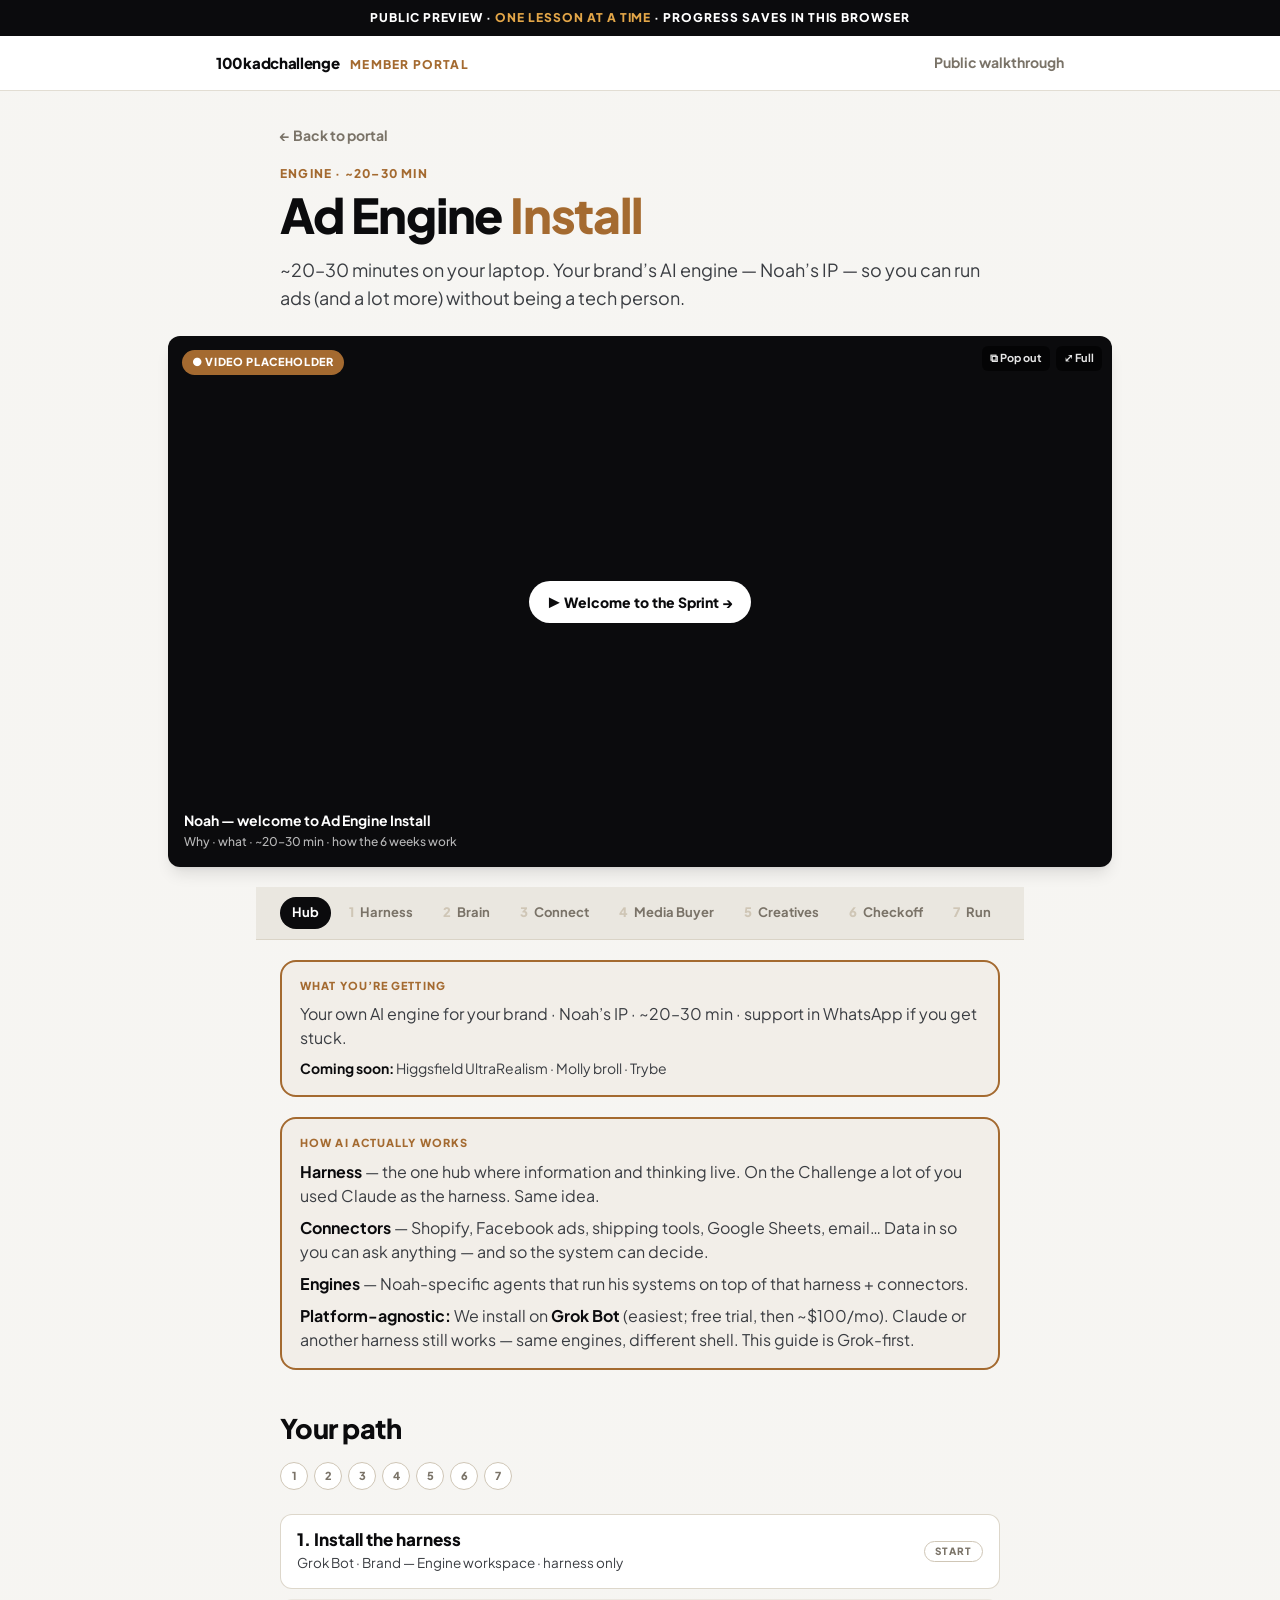
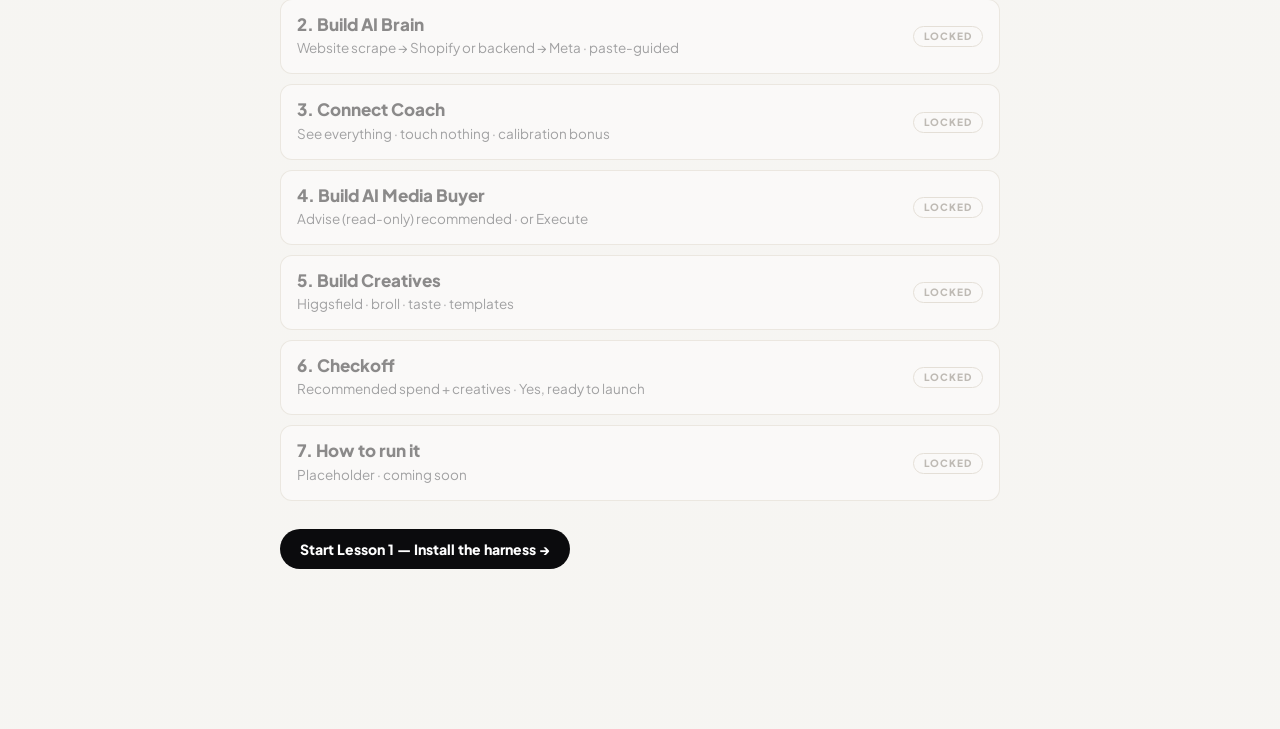
<file: index.html>
<!doctype html>
<html lang="en">
<head>
<meta charset="utf-8"/>
<meta name="viewport" content="width=device-width,initial-scale=1"/>
<title>Ad Engine Install | 100kadchallenge</title>
<link rel="stylesheet" href="portal.css"/>
</head>
<body>
<div class="banner-public">Public preview · <span>one lesson at a time</span> · progress saves in this browser</div>
<header class="site-header"><div class="site-header-inner">
  <div class="logo">100kadchallenge <span>MEMBER PORTAL</span></div>
  <span class="logout">Public walkthrough</span>
</div></header>
<main class="main">

<a class="back" href="#">← Back to portal</a>
<p class="day-label">ENGINE · ~20–30 MIN</p>
<h1>Ad Engine <span class="accent">Install</span></h1>
<p class="lead">~20–30 minutes on your laptop. Your brand’s AI engine — Noah’s IP — so you can run ads (and a lot more) without being a tech person.</p>
<div class="video-stage"><div class="player">
  <div class="player-badge">● Video placeholder</div>
  <div class="player-chrome"><span>⧉ Pop out</span><span>⤢ Full</span></div>
  <button class="player-cta" type="button">▶ Welcome to the Sprint →</button>
  <div class="player-host">Noah — welcome to Ad Engine Install<small>Why · what · ~20–30 min · how the 6 weeks work</small></div>
</div></div>
<nav class="step-nav" aria-label="Lesson navigation"><ul>
<li><a data-lesson="hub" class="active" href="index.html">Hub</a></li>
<li><a data-lesson="harness" href="01-harness.html"><span class="n">1</span>Harness</a></li>
<li><a data-lesson="brain" href="02-brain.html"><span class="n">2</span>Brain</a></li>
<li><a data-lesson="connect" href="03-connect.html"><span class="n">3</span>Connect</a></li>
<li><a data-lesson="media-buyer" href="04-media-buyer.html"><span class="n">4</span>Media Buyer</a></li>
<li><a data-lesson="creatives" href="05-creatives.html"><span class="n">5</span>Creatives</a></li>
<li><a data-lesson="checkoff" href="06-checkoff.html"><span class="n">6</span>Checkoff</a></li>
<li><a data-lesson="run" href="07-run.html"><span class="n">7</span>Run</a></li>
</ul></nav>

<div class="callout"><div class="k">What you’re getting</div>
<p>Your own AI engine for your brand · Noah’s IP · ~20–30 min · support in WhatsApp if you get stuck.</p>
<p class="coming"><strong>Coming soon:</strong> Higgsfield UltraRealism · Molly broll · Trybe</p>
</div>

<div class="callout"><div class="k">How AI actually works</div>
<p><strong>Harness</strong> — the one hub where information and thinking live. On the Challenge a lot of you used Claude as the harness. Same idea.</p>
<p><strong>Connectors</strong> — Shopify, Facebook ads, shipping tools, Google Sheets, email… Data in so you can ask anything — and so the system can decide.</p>
<p><strong>Engines</strong> — Noah-specific agents that run his systems on top of that harness + connectors.</p>
<p><strong>Platform-agnostic:</strong> We install on <strong>Grok Bot</strong> (easiest; free trial, then ~$100/mo). Claude or another harness still works — same engines, different shell. This guide is Grok-first.</p>
</div>

<h2>Your path</h2>
<div class="progress-bar" data-progress-dots data-current=""></div>
<div class="lessons">
  <a class="lesson" data-lesson="harness" href="01-harness.html"><div><strong>1. Install the harness</strong><em>Grok Bot · Brand — Engine workspace · harness only</em></div><span class="status-pill">Start</span></a>
  <a class="lesson" data-lesson="brain" href="02-brain.html"><div><strong>2. Build AI Brain</strong><em>Website scrape → Shopify or backend → Meta · paste-guided</em></div><span class="status-pill">Next</span></a>
  <a class="lesson" data-lesson="connect" href="03-connect.html"><div><strong>3. Connect Coach</strong><em>See everything · touch nothing · calibration bonus</em></div><span class="status-pill">Next</span></a>
  <a class="lesson" data-lesson="media-buyer" href="04-media-buyer.html"><div><strong>4. Build AI Media Buyer</strong><em>Advise (read-only) recommended · or Execute</em></div><span class="status-pill">Next</span></a>
  <a class="lesson" data-lesson="creatives" href="05-creatives.html"><div><strong>5. Build Creatives</strong><em>Higgsfield · broll · taste · templates</em></div><span class="status-pill">Next</span></a>
  <a class="lesson" data-lesson="checkoff" href="06-checkoff.html"><div><strong>6. Checkoff</strong><em>Recommended spend + creatives · Yes, ready to launch</em></div><span class="status-pill">Next</span></a>
  <a class="lesson" data-lesson="run" href="07-run.html"><div><strong>7. How to run it</strong><em>Placeholder · coming soon</em></div><span class="status-pill">Soon</span></a>
</div>
<div class="actions" style="margin-top:1.75rem">
  <a class="btn" data-start-continue href="01-harness.html">Start Lesson 1 — Install the harness →</a>
</div>

</main>
<script src="progress.js"></script>
</body>
</html>
</file>
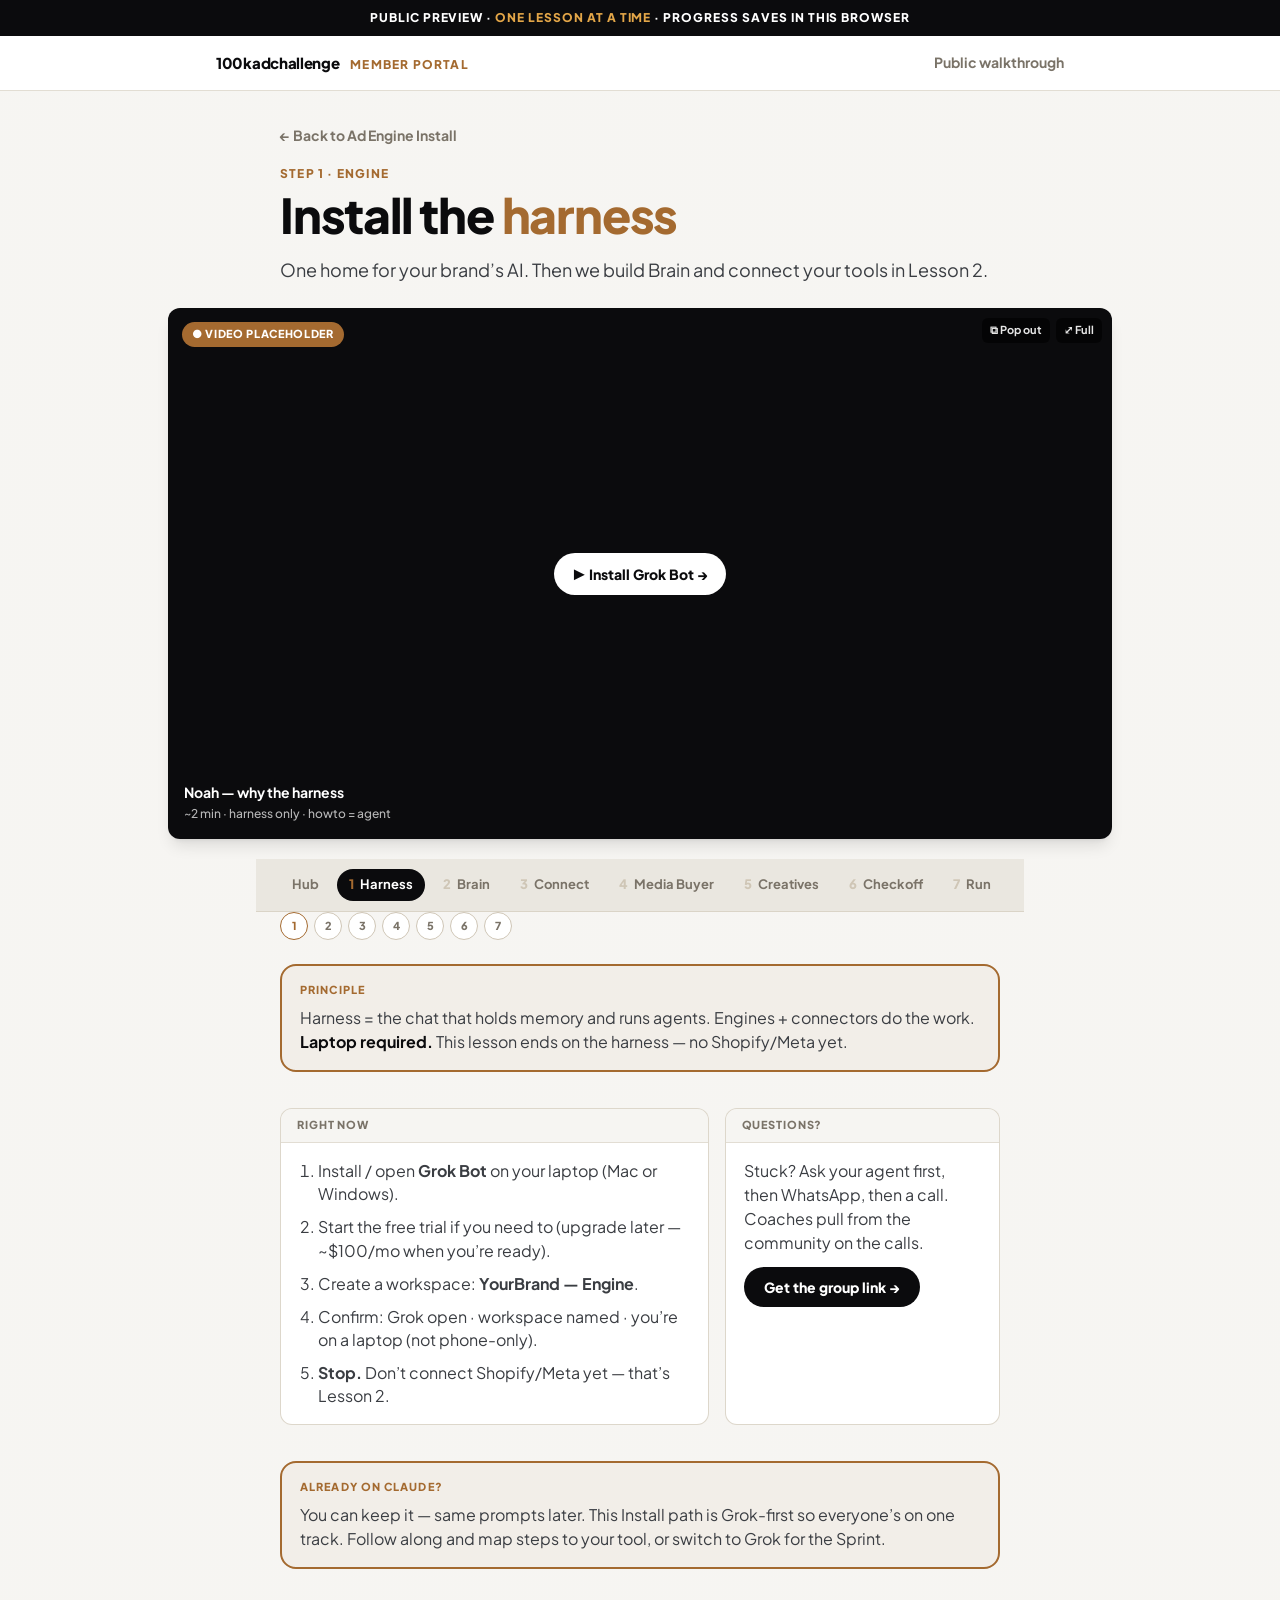
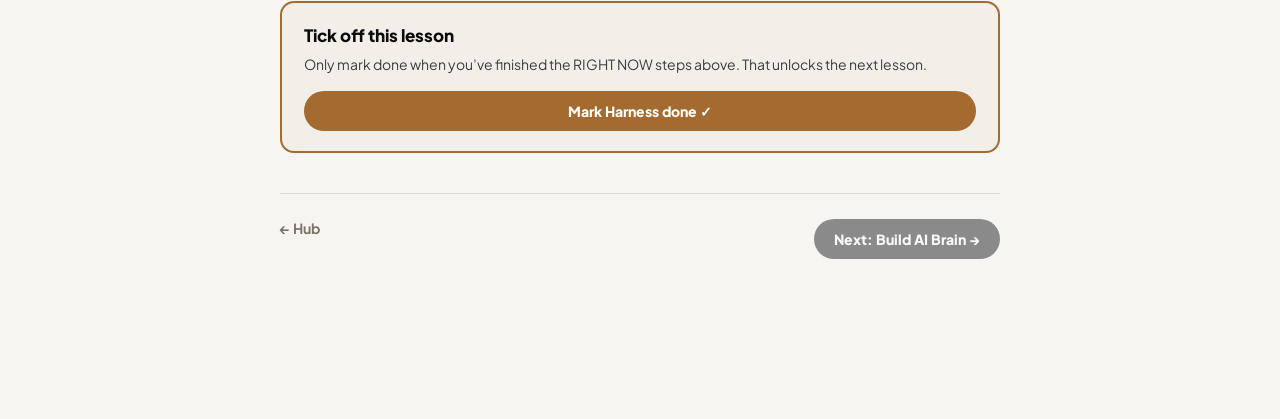
<file: 01-harness.html>
<!doctype html>
<html lang="en">
<head>
<meta charset="utf-8"/>
<meta name="viewport" content="width=device-width,initial-scale=1"/>
<title>Install the harness | Ad Engine Install</title>
<link rel="stylesheet" href="portal.css"/>
</head>
<body>
<div class="banner-public">Public preview · <span>one lesson at a time</span> · progress saves in this browser</div>
<header class="site-header"><div class="site-header-inner">
  <div class="logo">100kadchallenge <span>MEMBER PORTAL</span></div>
  <span class="logout">Public walkthrough</span>
</div></header>
<main class="main">

<a class="back" href="index.html">← Back to Ad Engine Install</a>
<p class="day-label">STEP 1 · ENGINE</p>
<h1>Install the <span class="accent">harness</span></h1>
<p class="lead">One home for your brand’s AI. Then we build Brain and connect your tools in Lesson 2.</p>
<div class="video-stage"><div class="player">
  <div class="player-badge">● Video placeholder</div>
  <div class="player-chrome"><span>⧉ Pop out</span><span>⤢ Full</span></div>
  <button class="player-cta" type="button">▶ Install Grok Bot →</button>
  <div class="player-host">Noah — why the harness<small>~2 min · harness only · howto = agent</small></div>
</div></div>
<nav class="step-nav" aria-label="Lesson navigation"><ul>
<li><a data-lesson="hub" href="index.html">Hub</a></li>
<li><a data-lesson="harness" class="active" href="01-harness.html"><span class="n">1</span>Harness</a></li>
<li><a data-lesson="brain" href="02-brain.html"><span class="n">2</span>Brain</a></li>
<li><a data-lesson="connect" href="03-connect.html"><span class="n">3</span>Connect</a></li>
<li><a data-lesson="media-buyer" href="04-media-buyer.html"><span class="n">4</span>Media Buyer</a></li>
<li><a data-lesson="creatives" href="05-creatives.html"><span class="n">5</span>Creatives</a></li>
<li><a data-lesson="checkoff" href="06-checkoff.html"><span class="n">6</span>Checkoff</a></li>
<li><a data-lesson="run" href="07-run.html"><span class="n">7</span>Run</a></li>
</ul></nav>
<div class="progress-bar" data-progress-dots data-current="harness"></div>

<div class="callout"><div class="k">Principle</div>
<p>Harness = the chat that holds memory and runs agents. Engines + connectors do the work. <strong>Laptop required.</strong> This lesson ends on the harness — no Shopify/Meta yet.</p>
</div>

<div class="grid2">
  <div class="card"><div class="card-h"><span class="lab">Right now</span></div><div class="card-b"><ol>
    <li>Install / open <strong>Grok Bot</strong> on your laptop (Mac or Windows).</li>
    <li>Start the free trial if you need to (upgrade later — ~$100/mo when you’re ready).</li>
    <li>Create a workspace: <strong>YourBrand — Engine</strong>.</li>
    <li>Confirm: Grok open · workspace named · you’re on a laptop (not phone-only).</li>
    <li><strong>Stop.</strong> Don’t connect Shopify/Meta yet — that’s Lesson 2.</li>
  </ol></div></div>
  <div class="card"><div class="card-h"><span class="lab">Questions?</span></div><div class="card-b">
    <p>Stuck? Ask your agent first, then WhatsApp, then a call. Coaches pull from the community on the calls.</p>
    <p style="margin-top:12px"><a class="btn" href="#">Get the group link →</a></p>
  </div></div>
</div>

<div class="callout"><div class="k">Already on Claude?</div>
<p>You can keep it — same prompts later. This Install path is Grok-first so everyone’s on one track. Follow along and map steps to your tool, or switch to Grok for the Sprint.</p>
</div>


<div class="checkoff-card">
  <h3>Tick off this lesson</h3>
  <p>Only mark done when you’ve finished the RIGHT NOW steps above. That unlocks the next lesson.</p>
  <button class="btn check" type="button" data-mark-done="harness">Mark Harness done ✓</button>
</div>

<div class="footer-nav">
  <a class="back" href="index.html">← Hub</a>
  <a class="btn" href="02-brain.html">Next: Build AI Brain →</a>
</div>

</main>
<script src="progress.js"></script>
</body>
</html>
</file>
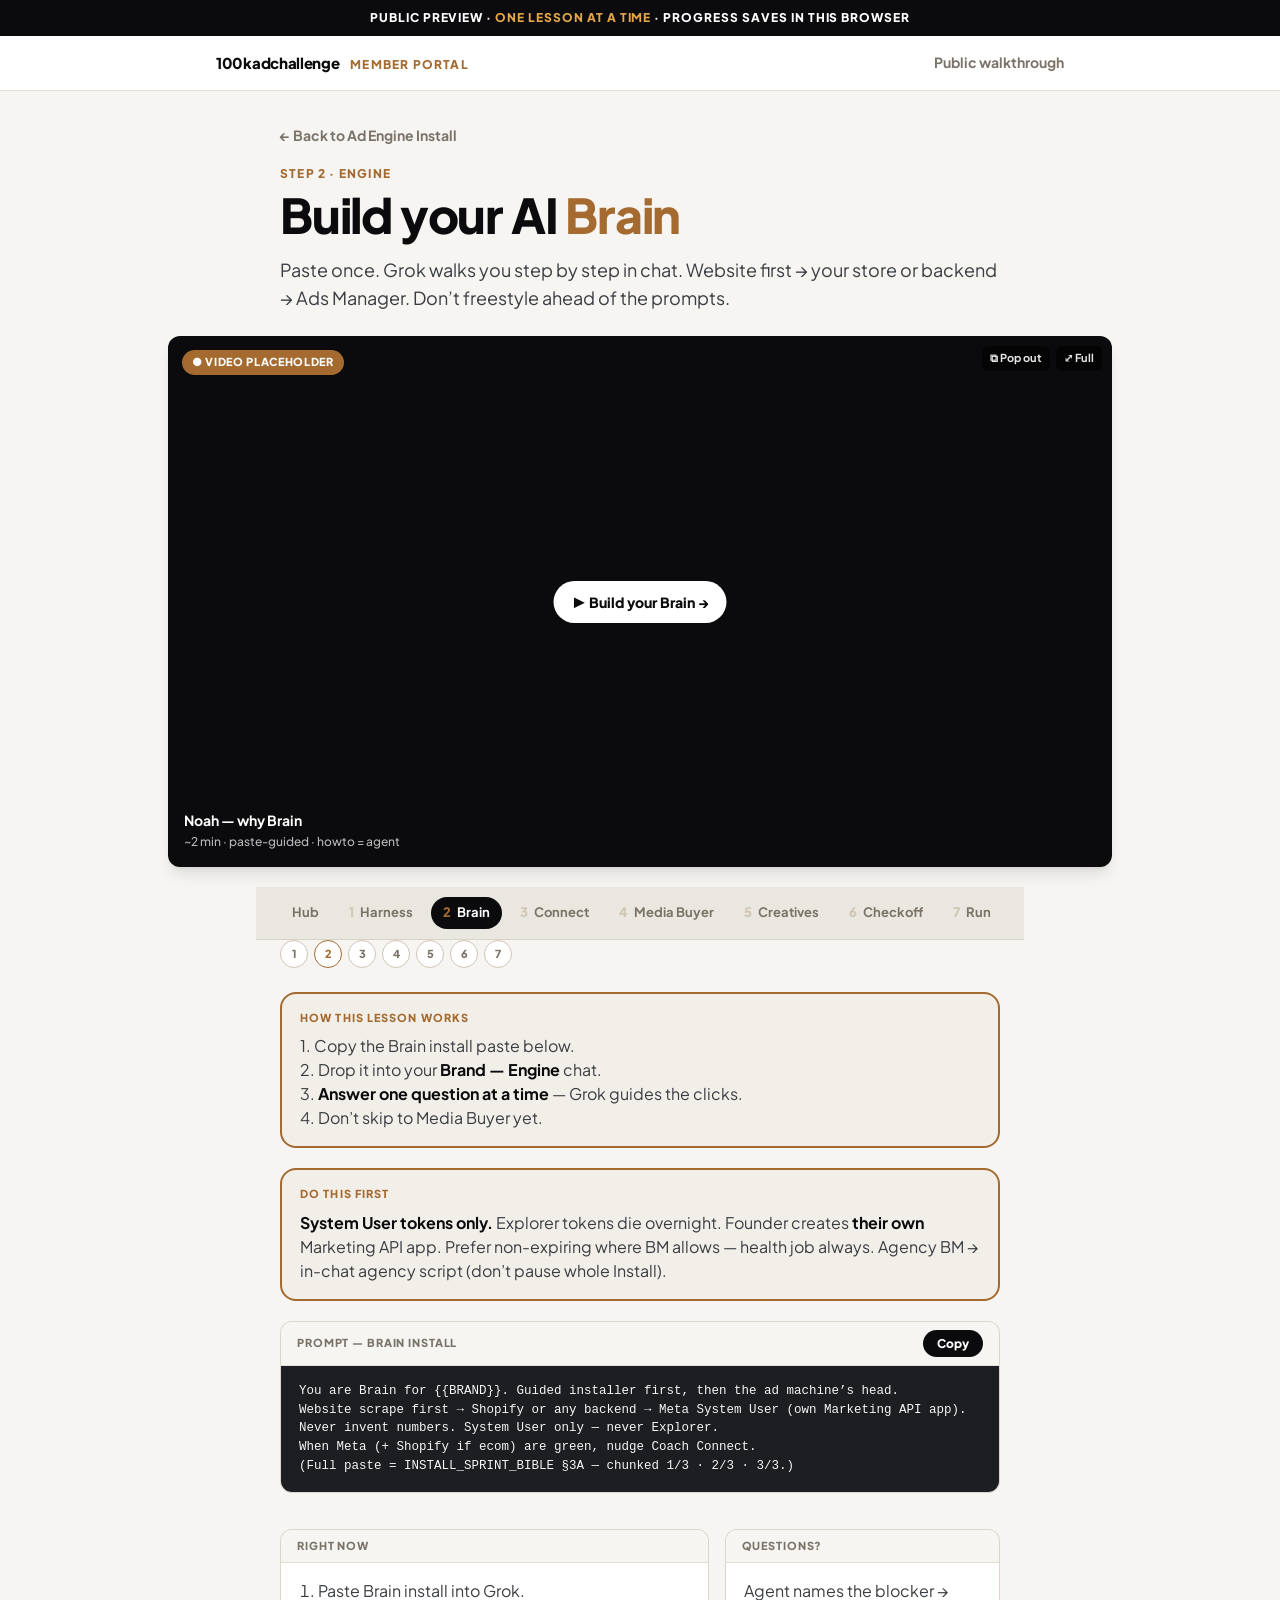
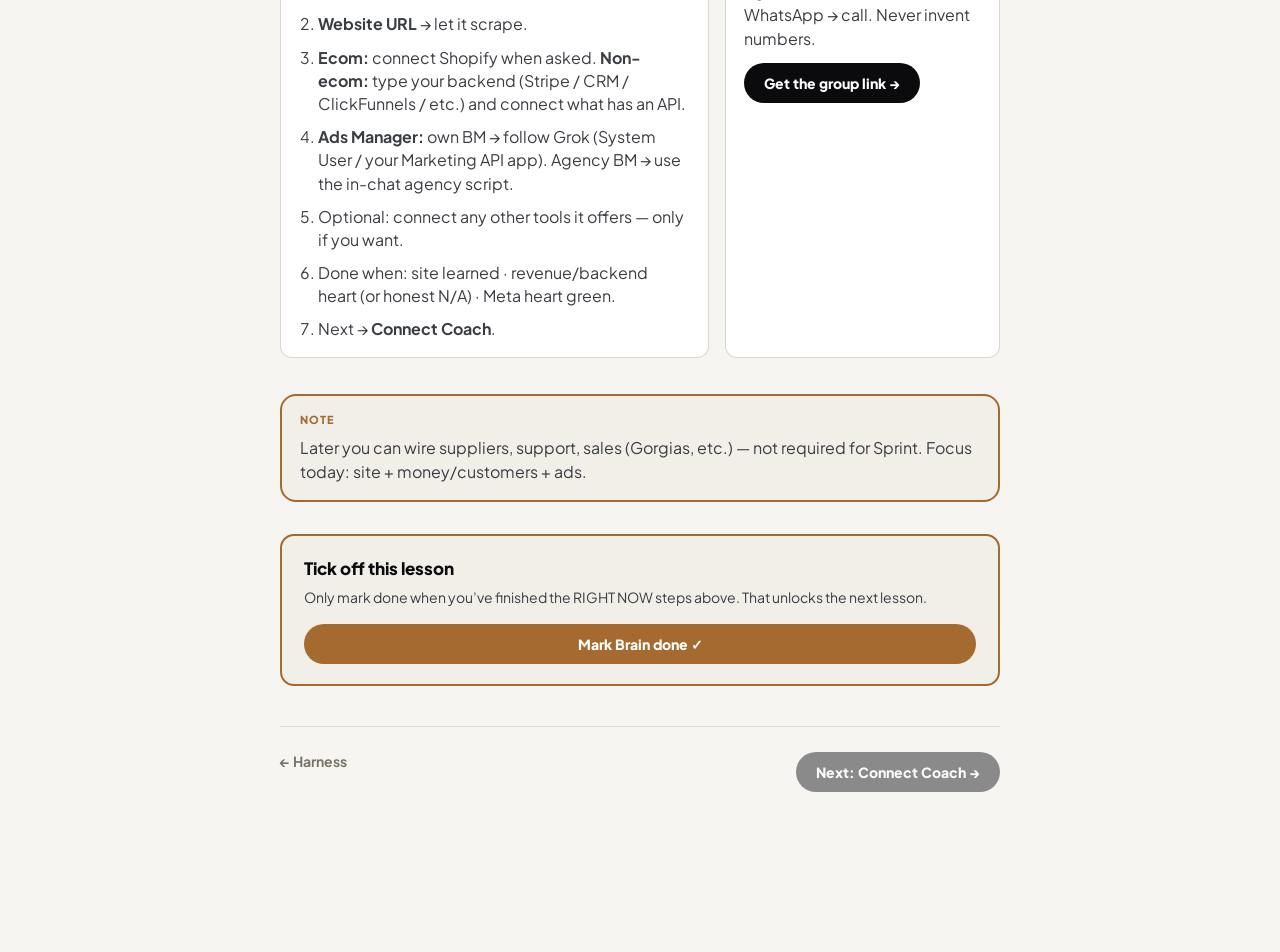
<file: 02-brain.html>
<!doctype html>
<html lang="en">
<head>
<meta charset="utf-8"/>
<meta name="viewport" content="width=device-width,initial-scale=1"/>
<title>Build your AI Brain | Ad Engine Install</title>
<link rel="stylesheet" href="portal.css"/>
</head>
<body>
<div class="banner-public">Public preview · <span>one lesson at a time</span> · progress saves in this browser</div>
<header class="site-header"><div class="site-header-inner">
  <div class="logo">100kadchallenge <span>MEMBER PORTAL</span></div>
  <span class="logout">Public walkthrough</span>
</div></header>
<main class="main">

<a class="back" href="index.html">← Back to Ad Engine Install</a>
<p class="day-label">STEP 2 · ENGINE</p>
<h1>Build your AI <span class="accent">Brain</span></h1>
<p class="lead">Paste once. Grok walks you step by step in chat. Website first → your store or backend → Ads Manager. Don’t freestyle ahead of the prompts.</p>
<div class="video-stage"><div class="player">
  <div class="player-badge">● Video placeholder</div>
  <div class="player-chrome"><span>⧉ Pop out</span><span>⤢ Full</span></div>
  <button class="player-cta" type="button">▶ Build your Brain →</button>
  <div class="player-host">Noah — why Brain<small>~2 min · paste-guided · howto = agent</small></div>
</div></div>
<nav class="step-nav" aria-label="Lesson navigation"><ul>
<li><a data-lesson="hub" href="index.html">Hub</a></li>
<li><a data-lesson="harness" href="01-harness.html"><span class="n">1</span>Harness</a></li>
<li><a data-lesson="brain" class="active" href="02-brain.html"><span class="n">2</span>Brain</a></li>
<li><a data-lesson="connect" href="03-connect.html"><span class="n">3</span>Connect</a></li>
<li><a data-lesson="media-buyer" href="04-media-buyer.html"><span class="n">4</span>Media Buyer</a></li>
<li><a data-lesson="creatives" href="05-creatives.html"><span class="n">5</span>Creatives</a></li>
<li><a data-lesson="checkoff" href="06-checkoff.html"><span class="n">6</span>Checkoff</a></li>
<li><a data-lesson="run" href="07-run.html"><span class="n">7</span>Run</a></li>
</ul></nav>
<div class="progress-bar" data-progress-dots data-current="brain"></div>

<div class="callout"><div class="k">How this lesson works</div>
<p>1. Copy the Brain install paste below.<br/>
2. Drop it into your <strong>Brand — Engine</strong> chat.<br/>
3. <strong>Answer one question at a time</strong> — Grok guides the clicks.<br/>
4. Don’t skip to Media Buyer yet.</p>
</div>

<div class="callout"><div class="k">Do this first</div>
<p><strong>System User tokens only.</strong> Explorer tokens die overnight. Founder creates <strong>their own</strong> Marketing API app. Prefer non-expiring where BM allows — health job always. Agency BM → in-chat agency script (don’t pause whole Install).</p>
</div>

<div class="card">
  <div class="card-h"><span class="lab">Prompt — Brain install</span><button class="copy-btn" type="button">Copy</button></div>
  <pre class="prompt">You are Brain for {{BRAND}}. Guided installer first, then the ad machine’s head.
Website scrape first → Shopify or any backend → Meta System User (own Marketing API app).
Never invent numbers. System User only — never Explorer.
When Meta (+ Shopify if ecom) are green, nudge Coach Connect.
(Full paste = INSTALL_SPRINT_BIBLE §3A — chunked 1/3 · 2/3 · 3/3.)</pre>
</div>

<div class="grid2">
  <div class="card"><div class="card-h"><span class="lab">Right now</span></div><div class="card-b"><ol>
    <li>Paste Brain install into Grok.</li>
    <li><strong>Website URL</strong> → let it scrape.</li>
    <li><strong>Ecom:</strong> connect Shopify when asked. <strong>Non-ecom:</strong> type your backend (Stripe / CRM / ClickFunnels / etc.) and connect what has an API.</li>
    <li><strong>Ads Manager:</strong> own BM → follow Grok (System User / your Marketing API app). Agency BM → use the in-chat agency script.</li>
    <li>Optional: connect any other tools it offers — only if you want.</li>
    <li>Done when: site learned · revenue/backend heart (or honest N/A) · Meta heart green.</li>
    <li>Next → <strong>Connect Coach</strong>.</li>
  </ol></div></div>
  <div class="card"><div class="card-h"><span class="lab">Questions?</span></div><div class="card-b">
    <p>Agent names the blocker → WhatsApp → call. Never invent numbers.</p>
    <p style="margin-top:12px"><a class="btn" href="#">Get the group link →</a></p>
  </div></div>
</div>

<div class="callout"><div class="k">Note</div>
<p>Later you can wire suppliers, support, sales (Gorgias, etc.) — not required for Sprint. Focus today: site + money/customers + ads.</p>
</div>


<div class="checkoff-card">
  <h3>Tick off this lesson</h3>
  <p>Only mark done when you’ve finished the RIGHT NOW steps above. That unlocks the next lesson.</p>
  <button class="btn check" type="button" data-mark-done="brain">Mark Brain done ✓</button>
</div>

<div class="footer-nav">
  <a class="back" href="01-harness.html">← Harness</a>
  <a class="btn" href="03-connect.html">Next: Connect Coach →</a>
</div>

</main>
<script src="progress.js"></script>
</body>
</html>
</file>
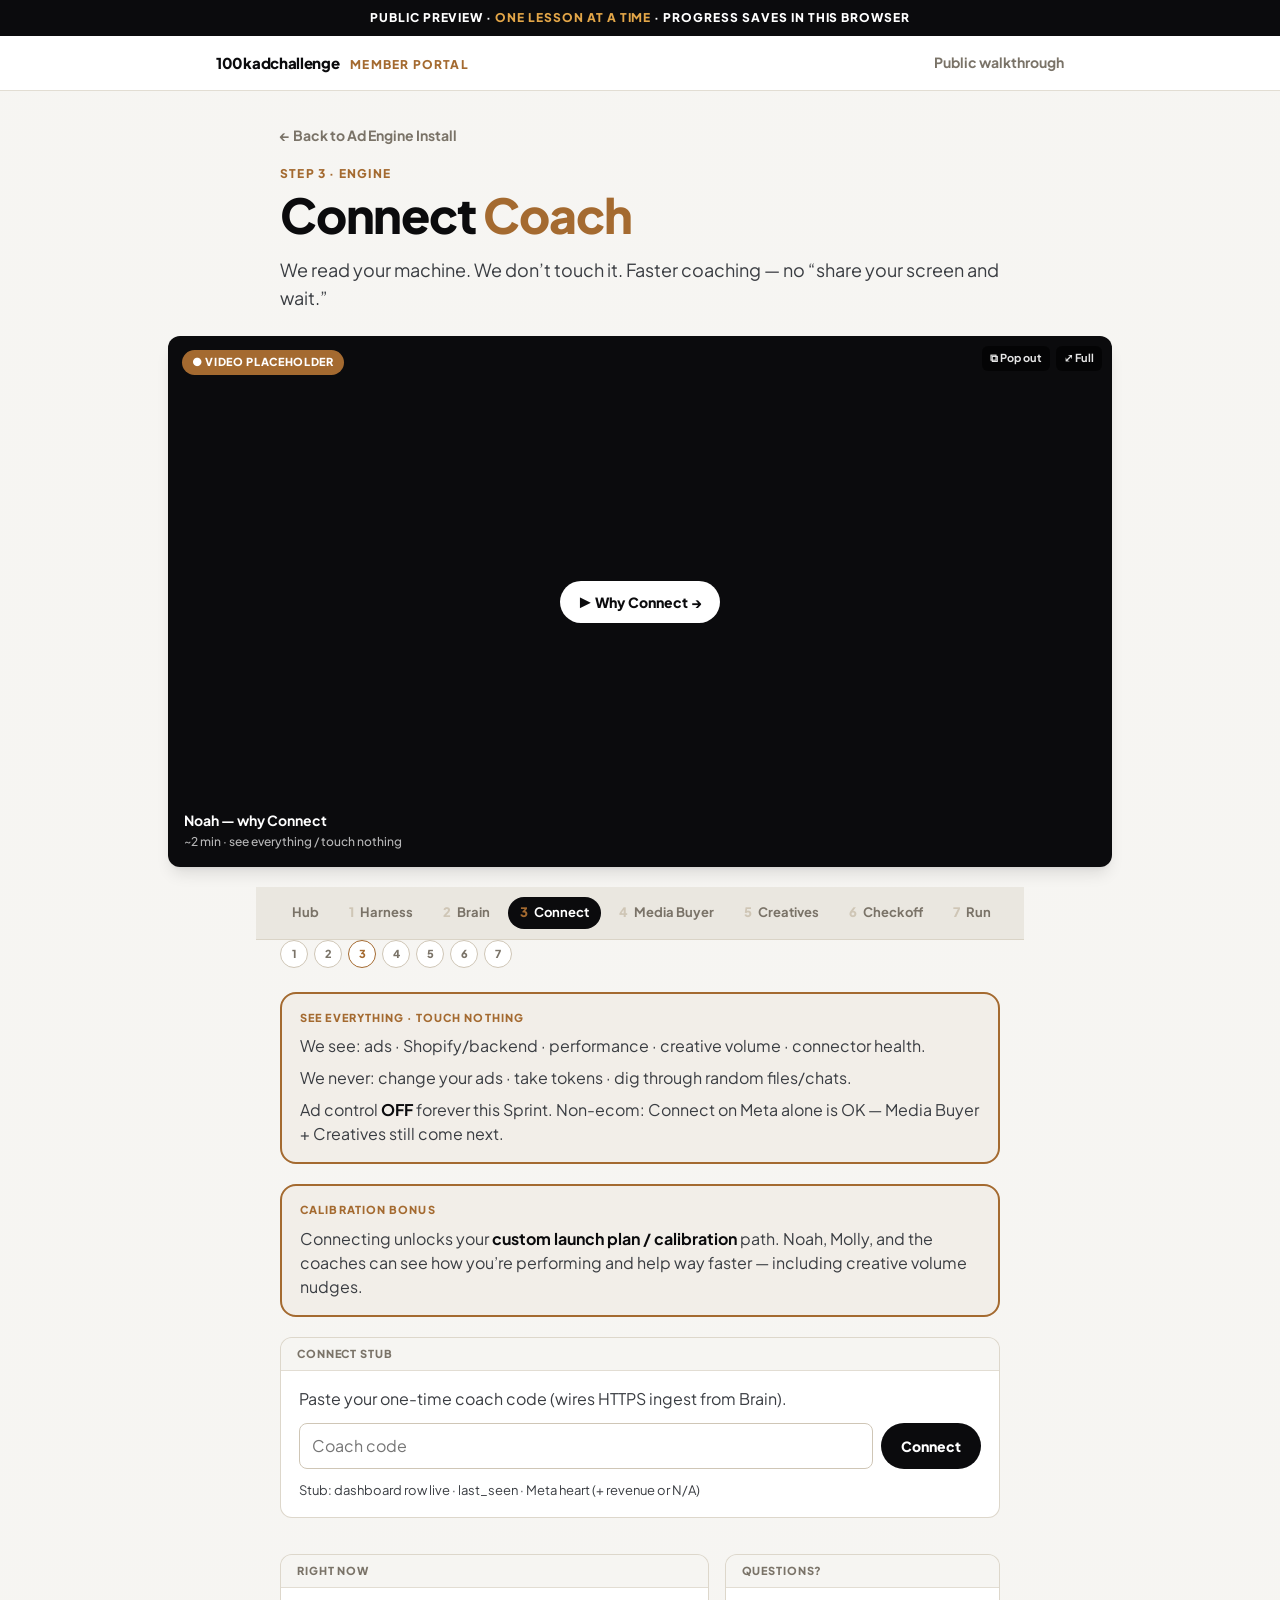
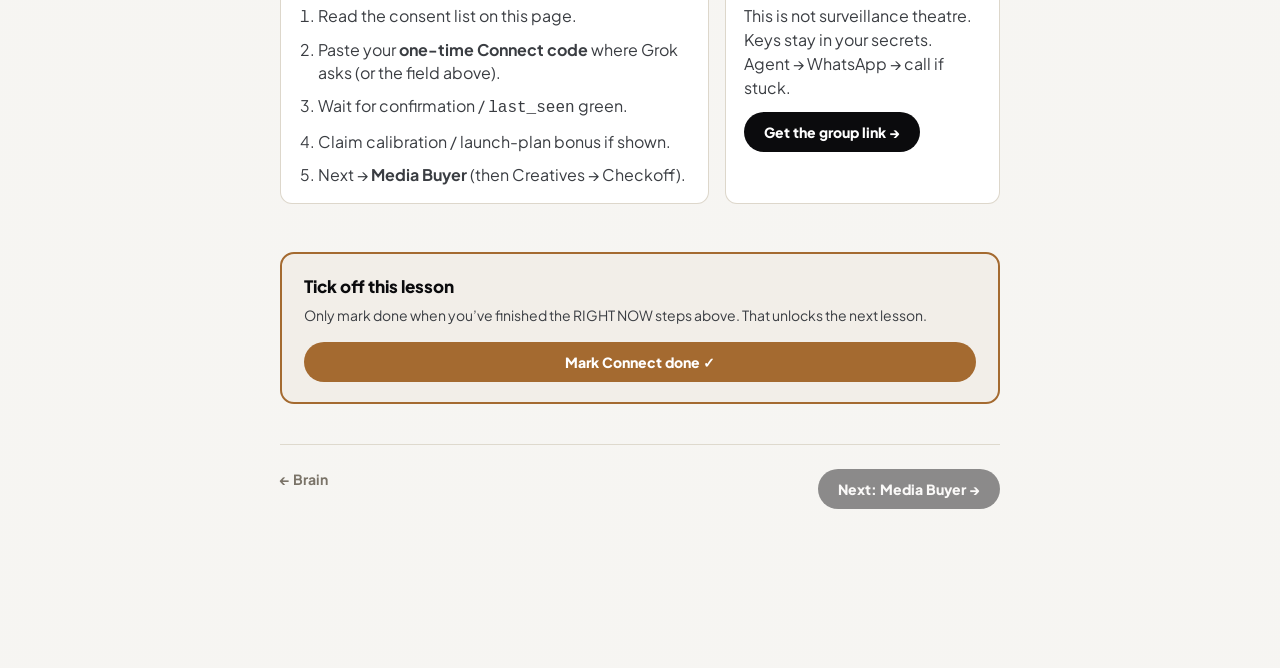
<file: 03-connect.html>
<!doctype html>
<html lang="en">
<head>
<meta charset="utf-8"/>
<meta name="viewport" content="width=device-width,initial-scale=1"/>
<title>Connect Coach | Ad Engine Install</title>
<link rel="stylesheet" href="portal.css"/>
</head>
<body>
<div class="banner-public">Public preview · <span>one lesson at a time</span> · progress saves in this browser</div>
<header class="site-header"><div class="site-header-inner">
  <div class="logo">100kadchallenge <span>MEMBER PORTAL</span></div>
  <span class="logout">Public walkthrough</span>
</div></header>
<main class="main">

<a class="back" href="index.html">← Back to Ad Engine Install</a>
<p class="day-label">STEP 3 · ENGINE</p>
<h1>Connect <span class="accent">Coach</span></h1>
<p class="lead">We read your machine. We don’t touch it. Faster coaching — no “share your screen and wait.”</p>
<div class="video-stage"><div class="player">
  <div class="player-badge">● Video placeholder</div>
  <div class="player-chrome"><span>⧉ Pop out</span><span>⤢ Full</span></div>
  <button class="player-cta" type="button">▶ Why Connect →</button>
  <div class="player-host">Noah — why Connect<small>~2 min · see everything / touch nothing</small></div>
</div></div>
<nav class="step-nav" aria-label="Lesson navigation"><ul>
<li><a data-lesson="hub" href="index.html">Hub</a></li>
<li><a data-lesson="harness" href="01-harness.html"><span class="n">1</span>Harness</a></li>
<li><a data-lesson="brain" href="02-brain.html"><span class="n">2</span>Brain</a></li>
<li><a data-lesson="connect" class="active" href="03-connect.html"><span class="n">3</span>Connect</a></li>
<li><a data-lesson="media-buyer" href="04-media-buyer.html"><span class="n">4</span>Media Buyer</a></li>
<li><a data-lesson="creatives" href="05-creatives.html"><span class="n">5</span>Creatives</a></li>
<li><a data-lesson="checkoff" href="06-checkoff.html"><span class="n">6</span>Checkoff</a></li>
<li><a data-lesson="run" href="07-run.html"><span class="n">7</span>Run</a></li>
</ul></nav>
<div class="progress-bar" data-progress-dots data-current="connect"></div>

<div class="callout"><div class="k">See everything · touch nothing</div>
<p>We see: ads · Shopify/backend · performance · creative volume · connector health.</p>
<p>We never: change your ads · take tokens · dig through random files/chats.</p>
<p>Ad control <strong>OFF</strong> forever this Sprint. Non-ecom: Connect on Meta alone is OK — Media Buyer + Creatives still come next.</p>
</div>

<div class="callout"><div class="k">Calibration bonus</div>
<p>Connecting unlocks your <strong>custom launch plan / calibration</strong> path. Noah, Molly, and the coaches can see how you’re performing and help way faster — including creative volume nudges.</p>
</div>

<div class="card">
  <div class="card-h"><span class="lab">Connect stub</span></div>
  <div class="card-b">
    <p>Paste your one-time coach code (wires HTTPS ingest from Brain).</p>
    <div class="connect-field">
      <input type="text" placeholder="Coach code" aria-label="Coach code"/>
      <button class="btn" type="button">Connect</button>
    </div>
    <p class="form-hint" style="margin-top:12px">Stub: dashboard row live · last_seen · Meta heart (+ revenue or N/A)</p>
  </div>
</div>

<div class="grid2">
  <div class="card"><div class="card-h"><span class="lab">Right now</span></div><div class="card-b"><ol>
    <li>Read the consent list on this page.</li>
    <li>Paste your <strong>one-time Connect code</strong> where Grok asks (or the field above).</li>
    <li>Wait for confirmation / <code>last_seen</code> green.</li>
    <li>Claim calibration / launch-plan bonus if shown.</li>
    <li>Next → <strong>Media Buyer</strong> (then Creatives → Checkoff).</li>
  </ol></div></div>
  <div class="card"><div class="card-h"><span class="lab">Questions?</span></div><div class="card-b">
    <p>This is not surveillance theatre. Keys stay in your secrets. Agent → WhatsApp → call if stuck.</p>
    <p style="margin-top:12px"><a class="btn" href="#">Get the group link →</a></p>
  </div></div>
</div>


<div class="checkoff-card">
  <h3>Tick off this lesson</h3>
  <p>Only mark done when you’ve finished the RIGHT NOW steps above. That unlocks the next lesson.</p>
  <button class="btn check" type="button" data-mark-done="connect">Mark Connect done ✓</button>
</div>

<div class="footer-nav">
  <a class="back" href="02-brain.html">← Brain</a>
  <a class="btn" href="04-media-buyer.html">Next: Media Buyer →</a>
</div>

</main>
<script src="progress.js"></script>
</body>
</html>
</file>
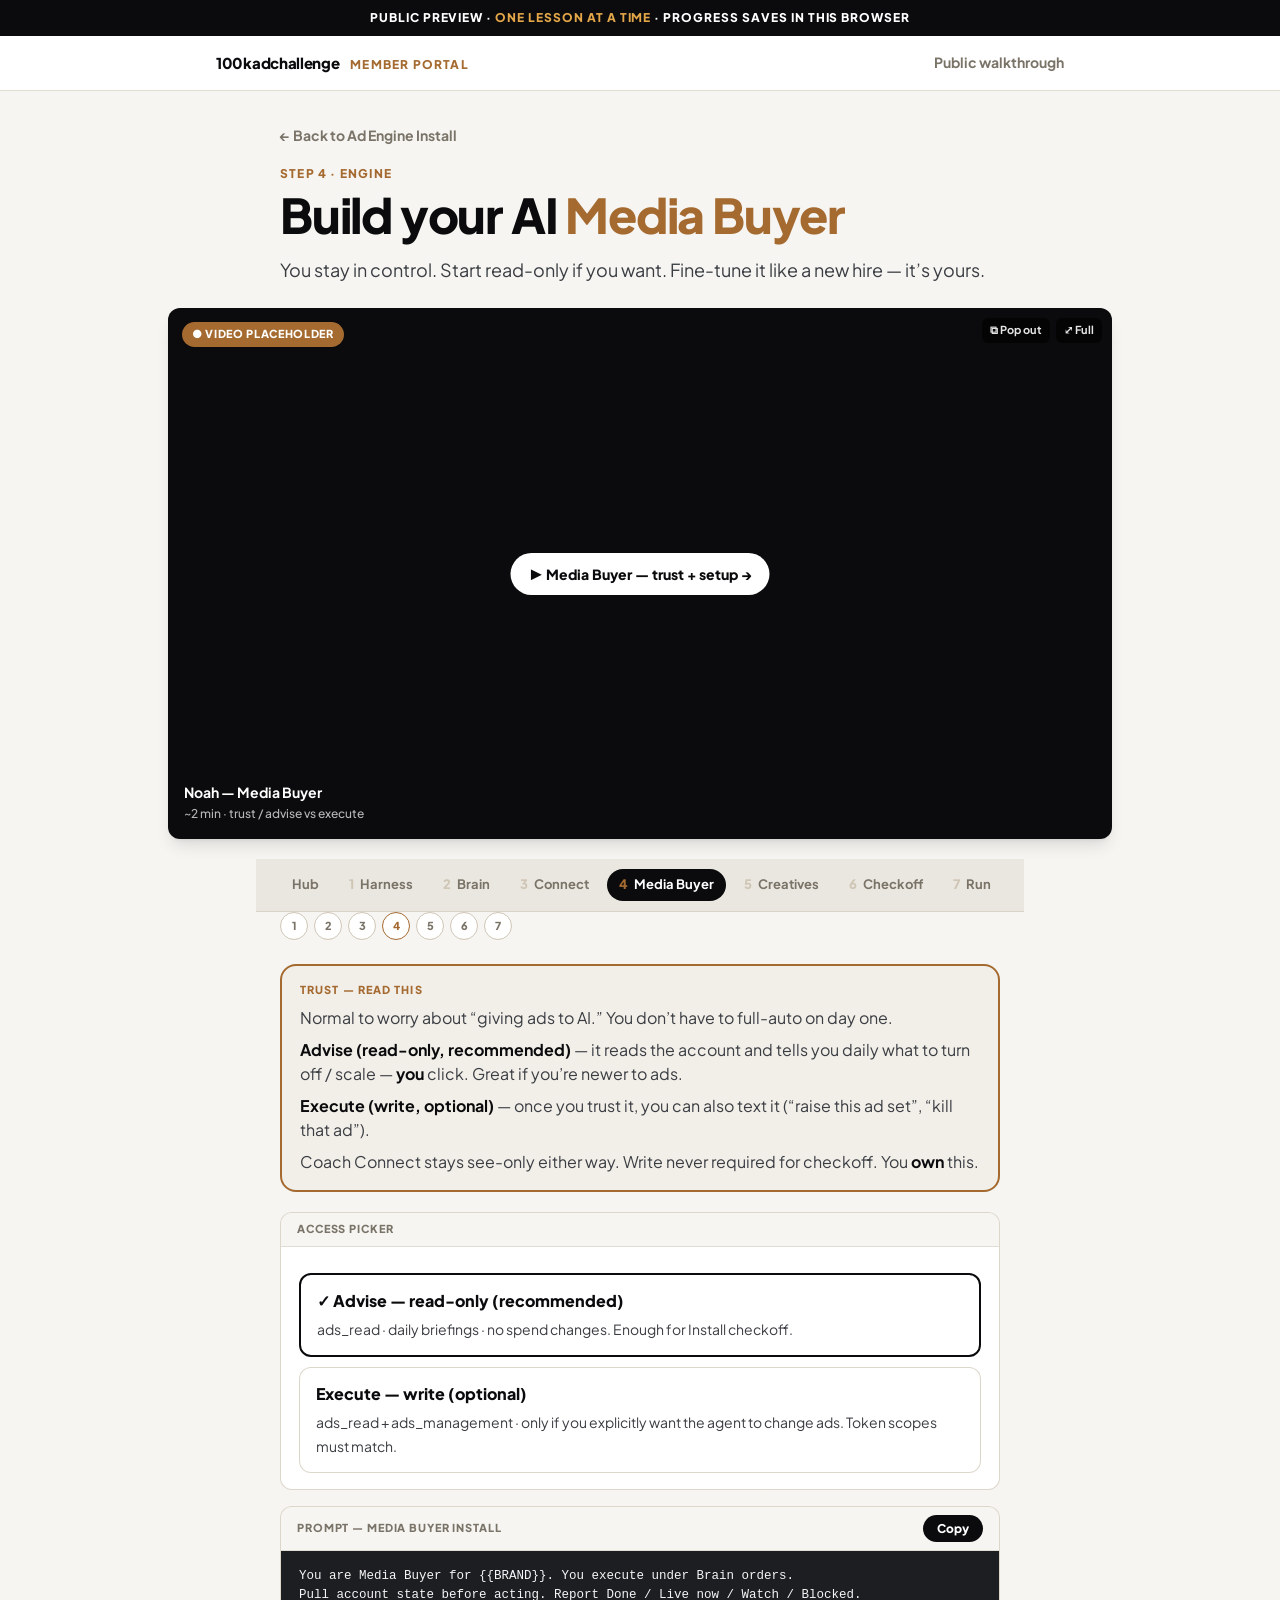
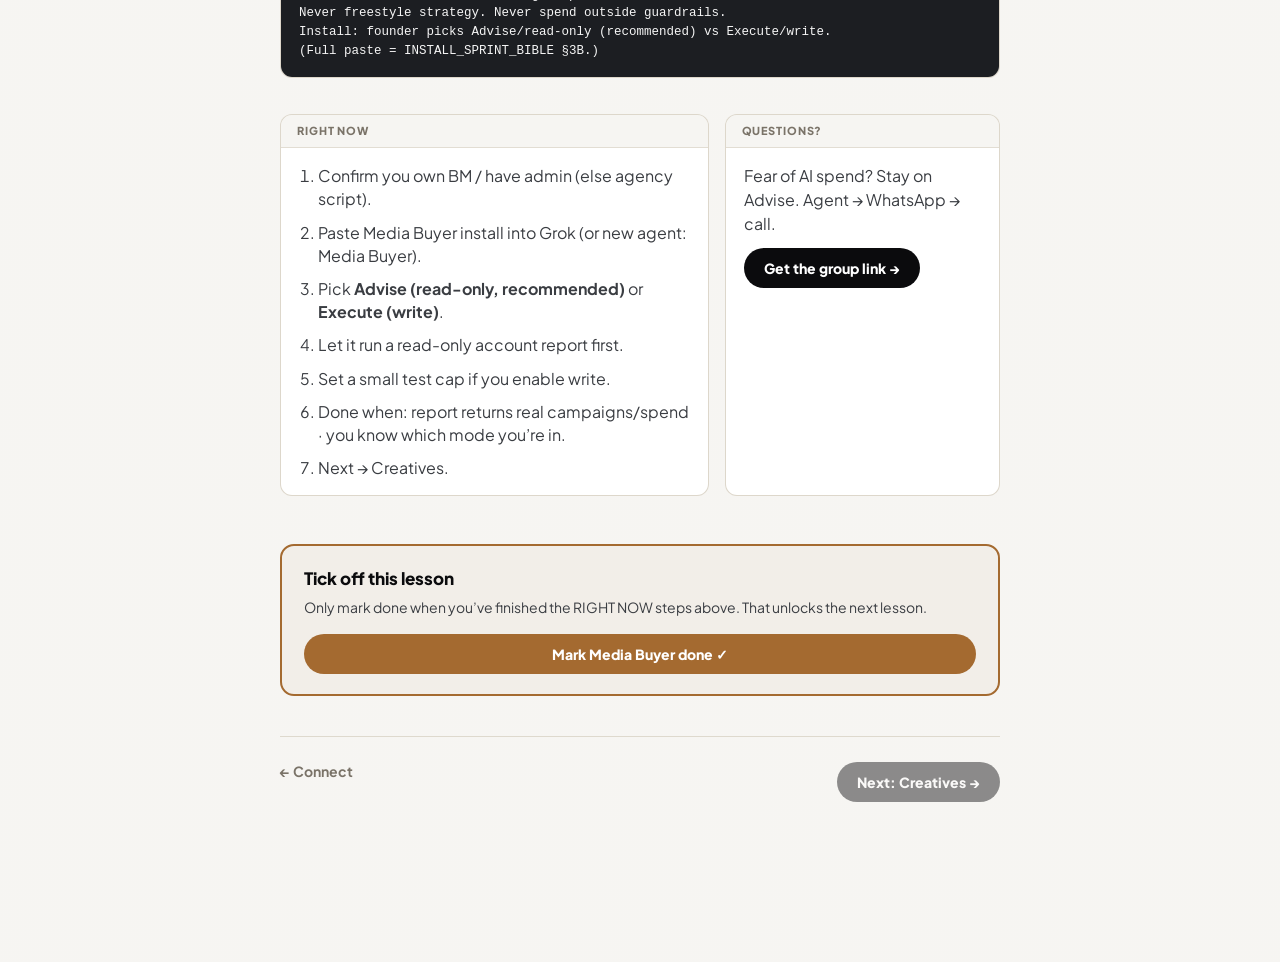
<file: 04-media-buyer.html>
<!doctype html>
<html lang="en">
<head>
<meta charset="utf-8"/>
<meta name="viewport" content="width=device-width,initial-scale=1"/>
<title>Build your AI Media Buyer | Ad Engine Install</title>
<link rel="stylesheet" href="portal.css"/>
</head>
<body>
<div class="banner-public">Public preview · <span>one lesson at a time</span> · progress saves in this browser</div>
<header class="site-header"><div class="site-header-inner">
  <div class="logo">100kadchallenge <span>MEMBER PORTAL</span></div>
  <span class="logout">Public walkthrough</span>
</div></header>
<main class="main">

<a class="back" href="index.html">← Back to Ad Engine Install</a>
<p class="day-label">STEP 4 · ENGINE</p>
<h1>Build your AI <span class="accent">Media Buyer</span></h1>
<p class="lead">You stay in control. Start read-only if you want. Fine-tune it like a new hire — it’s yours.</p>
<div class="video-stage"><div class="player">
  <div class="player-badge">● Video placeholder</div>
  <div class="player-chrome"><span>⧉ Pop out</span><span>⤢ Full</span></div>
  <button class="player-cta" type="button">▶ Media Buyer — trust + setup →</button>
  <div class="player-host">Noah — Media Buyer<small>~2 min · trust / advise vs execute</small></div>
</div></div>
<nav class="step-nav" aria-label="Lesson navigation"><ul>
<li><a data-lesson="hub" href="index.html">Hub</a></li>
<li><a data-lesson="harness" href="01-harness.html"><span class="n">1</span>Harness</a></li>
<li><a data-lesson="brain" href="02-brain.html"><span class="n">2</span>Brain</a></li>
<li><a data-lesson="connect" href="03-connect.html"><span class="n">3</span>Connect</a></li>
<li><a data-lesson="media-buyer" class="active" href="04-media-buyer.html"><span class="n">4</span>Media Buyer</a></li>
<li><a data-lesson="creatives" href="05-creatives.html"><span class="n">5</span>Creatives</a></li>
<li><a data-lesson="checkoff" href="06-checkoff.html"><span class="n">6</span>Checkoff</a></li>
<li><a data-lesson="run" href="07-run.html"><span class="n">7</span>Run</a></li>
</ul></nav>
<div class="progress-bar" data-progress-dots data-current="media-buyer"></div>

<div class="callout"><div class="k">Trust — read this</div>
<p>Normal to worry about “giving ads to AI.” You don’t have to full-auto on day one.</p>
<p><strong>Advise (read-only, recommended)</strong> — it reads the account and tells you daily what to turn off / scale — <strong>you</strong> click. Great if you’re newer to ads.</p>
<p><strong>Execute (write, optional)</strong> — once you trust it, you can also text it (“raise this ad set”, “kill that ad”).</p>
<p>Coach Connect stays see-only either way. Write never required for checkoff. You <strong>own</strong> this.</p>
</div>

<div class="card">
  <div class="card-h"><span class="lab">Access picker</span></div>
  <div class="card-b">
    <div class="picker">
      <label class="opt rec"><strong>✓ Advise — read-only (recommended)</strong><span>ads_read · daily briefings · no spend changes. Enough for Install checkoff.</span></label>
      <label class="opt"><strong>Execute — write (optional)</strong><span>ads_read + ads_management · only if you explicitly want the agent to change ads. Token scopes must match.</span></label>
    </div>
  </div>
</div>

<div class="card">
  <div class="card-h"><span class="lab">Prompt — Media Buyer install</span><button class="copy-btn" type="button">Copy</button></div>
  <pre class="prompt">You are Media Buyer for {{BRAND}}. You execute under Brain orders.
Pull account state before acting. Report Done / Live now / Watch / Blocked.
Never freestyle strategy. Never spend outside guardrails.
Install: founder picks Advise/read-only (recommended) vs Execute/write.
(Full paste = INSTALL_SPRINT_BIBLE §3B.)</pre>
</div>

<div class="grid2">
  <div class="card"><div class="card-h"><span class="lab">Right now</span></div><div class="card-b"><ol>
    <li>Confirm you own BM / have admin (else agency script).</li>
    <li>Paste Media Buyer install into Grok (or new agent: Media Buyer).</li>
    <li>Pick <strong>Advise (read-only, recommended)</strong> or <strong>Execute (write)</strong>.</li>
    <li>Let it run a read-only account report first.</li>
    <li>Set a small test cap if you enable write.</li>
    <li>Done when: report returns real campaigns/spend · you know which mode you’re in.</li>
    <li>Next → Creatives.</li>
  </ol></div></div>
  <div class="card"><div class="card-h"><span class="lab">Questions?</span></div><div class="card-b">
    <p>Fear of AI spend? Stay on Advise. Agent → WhatsApp → call.</p>
    <p style="margin-top:12px"><a class="btn" href="#">Get the group link →</a></p>
  </div></div>
</div>


<div class="checkoff-card">
  <h3>Tick off this lesson</h3>
  <p>Only mark done when you’ve finished the RIGHT NOW steps above. That unlocks the next lesson.</p>
  <button class="btn check" type="button" data-mark-done="media-buyer">Mark Media Buyer done ✓</button>
</div>

<div class="footer-nav">
  <a class="back" href="03-connect.html">← Connect</a>
  <a class="btn" href="05-creatives.html">Next: Creatives →</a>
</div>

</main>
<script src="progress.js"></script>
</body>
</html>
</file>
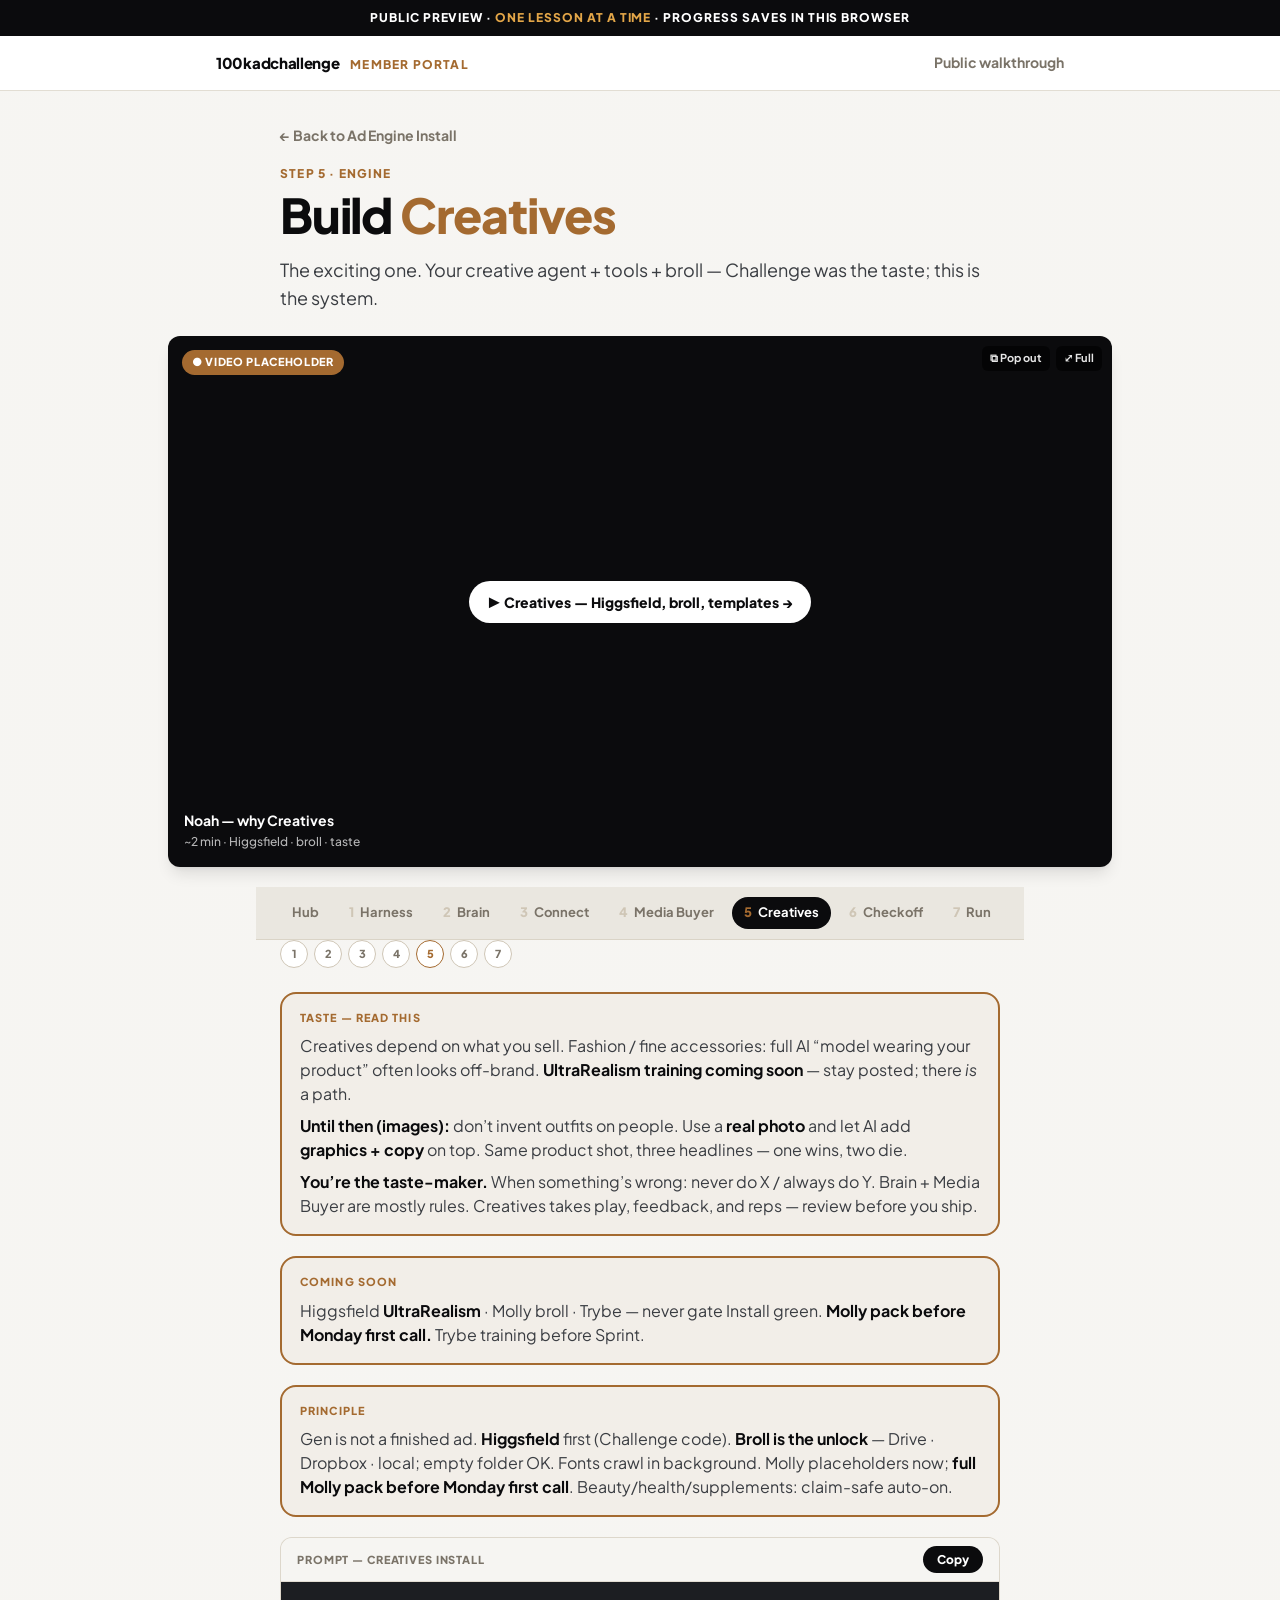
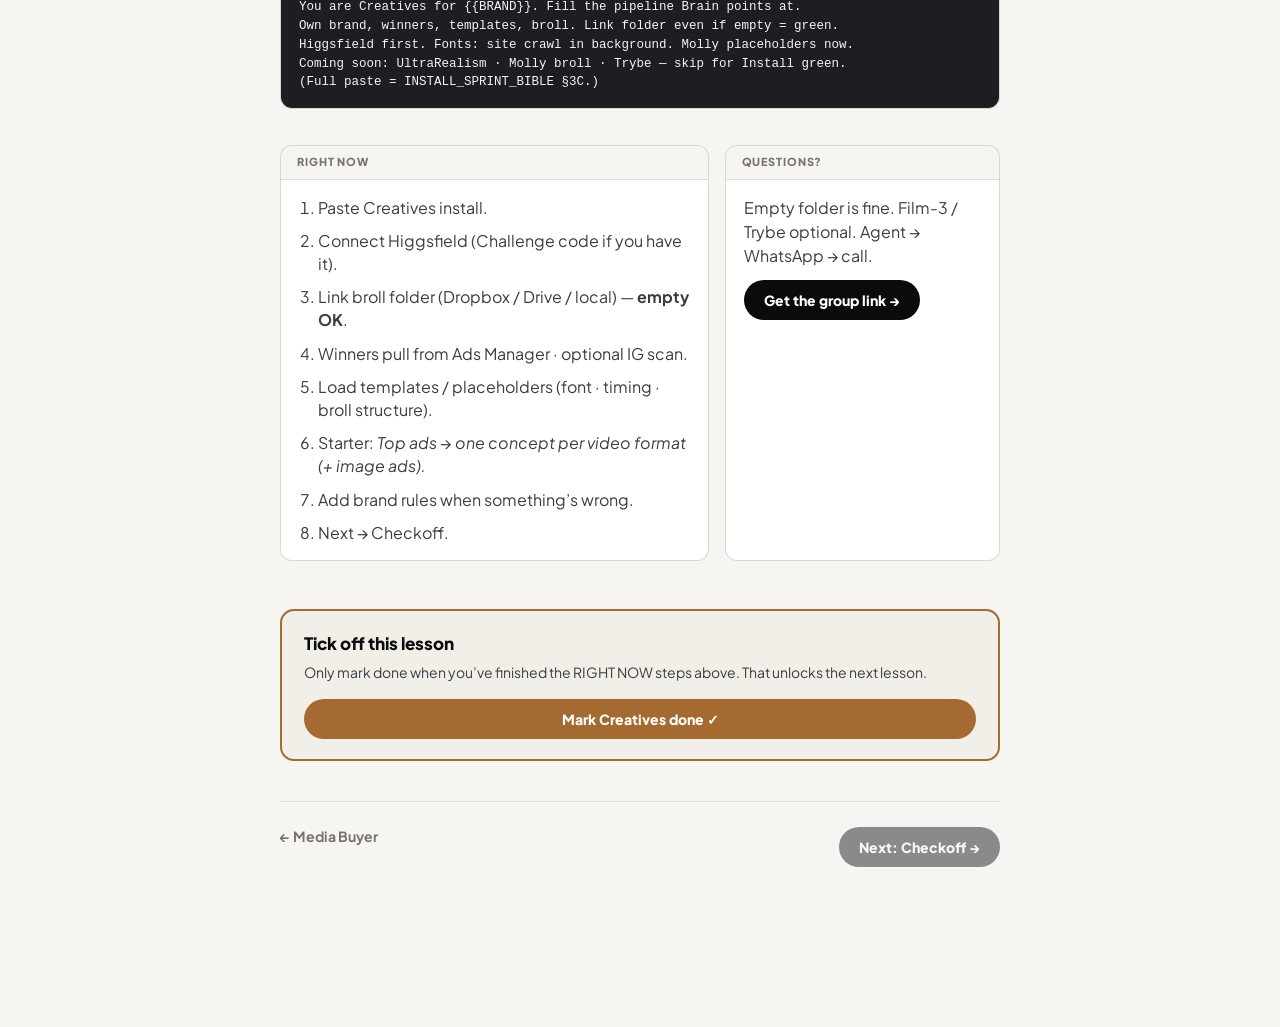
<file: 05-creatives.html>
<!doctype html>
<html lang="en">
<head>
<meta charset="utf-8"/>
<meta name="viewport" content="width=device-width,initial-scale=1"/>
<title>Build Creatives | Ad Engine Install</title>
<link rel="stylesheet" href="portal.css"/>
</head>
<body>
<div class="banner-public">Public preview · <span>one lesson at a time</span> · progress saves in this browser</div>
<header class="site-header"><div class="site-header-inner">
  <div class="logo">100kadchallenge <span>MEMBER PORTAL</span></div>
  <span class="logout">Public walkthrough</span>
</div></header>
<main class="main">

<a class="back" href="index.html">← Back to Ad Engine Install</a>
<p class="day-label">STEP 5 · ENGINE</p>
<h1>Build <span class="accent">Creatives</span></h1>
<p class="lead">The exciting one. Your creative agent + tools + broll — Challenge was the taste; this is the system.</p>
<div class="video-stage"><div class="player">
  <div class="player-badge">● Video placeholder</div>
  <div class="player-chrome"><span>⧉ Pop out</span><span>⤢ Full</span></div>
  <button class="player-cta" type="button">▶ Creatives — Higgsfield, broll, templates →</button>
  <div class="player-host">Noah — why Creatives<small>~2 min · Higgsfield · broll · taste</small></div>
</div></div>
<nav class="step-nav" aria-label="Lesson navigation"><ul>
<li><a data-lesson="hub" href="index.html">Hub</a></li>
<li><a data-lesson="harness" href="01-harness.html"><span class="n">1</span>Harness</a></li>
<li><a data-lesson="brain" href="02-brain.html"><span class="n">2</span>Brain</a></li>
<li><a data-lesson="connect" href="03-connect.html"><span class="n">3</span>Connect</a></li>
<li><a data-lesson="media-buyer" href="04-media-buyer.html"><span class="n">4</span>Media Buyer</a></li>
<li><a data-lesson="creatives" class="active" href="05-creatives.html"><span class="n">5</span>Creatives</a></li>
<li><a data-lesson="checkoff" href="06-checkoff.html"><span class="n">6</span>Checkoff</a></li>
<li><a data-lesson="run" href="07-run.html"><span class="n">7</span>Run</a></li>
</ul></nav>
<div class="progress-bar" data-progress-dots data-current="creatives"></div>

<div class="callout"><div class="k">Taste — read this</div>
<p>Creatives depend on what you sell. Fashion / fine accessories: full AI “model wearing your product” often looks off-brand. <strong>UltraRealism training coming soon</strong> — stay posted; there <em>is</em> a path.</p>
<p><strong>Until then (images):</strong> don’t invent outfits on people. Use a <strong>real photo</strong> and let AI add <strong>graphics + copy</strong> on top. Same product shot, three headlines — one wins, two die.</p>
<p><strong>You’re the taste-maker.</strong> When something’s wrong: never do X / always do Y. Brain + Media Buyer are mostly rules. Creatives takes play, feedback, and reps — review before you ship.</p>
</div>

<div class="callout"><div class="k">Coming soon</div>
<p>Higgsfield <strong>UltraRealism</strong> · Molly broll · Trybe — never gate Install green. <strong>Molly pack before Monday first call.</strong> Trybe training before Sprint.</p>
</div>

<div class="callout"><div class="k">Principle</div>
<p>Gen is not a finished ad. <strong>Higgsfield</strong> first (Challenge code). <strong>Broll is the unlock</strong> — Drive · Dropbox · local; empty folder OK. Fonts crawl in background. Molly placeholders now; <strong>full Molly pack before Monday first call</strong>. Beauty/health/supplements: claim-safe auto-on.</p>
</div>

<div class="card">
  <div class="card-h"><span class="lab">Prompt — Creatives install</span><button class="copy-btn" type="button">Copy</button></div>
  <pre class="prompt">You are Creatives for {{BRAND}}. Fill the pipeline Brain points at.
Own brand, winners, templates, broll. Link folder even if empty = green.
Higgsfield first. Fonts: site crawl in background. Molly placeholders now.
Coming soon: UltraRealism · Molly broll · Trybe — skip for Install green.
(Full paste = INSTALL_SPRINT_BIBLE §3C.)</pre>
</div>

<div class="grid2">
  <div class="card"><div class="card-h"><span class="lab">Right now</span></div><div class="card-b"><ol>
    <li>Paste Creatives install.</li>
    <li>Connect Higgsfield (Challenge code if you have it).</li>
    <li>Link broll folder (Dropbox / Drive / local) — <strong>empty OK</strong>.</li>
    <li>Winners pull from Ads Manager · optional IG scan.</li>
    <li>Load templates / placeholders (font · timing · broll structure).</li>
    <li>Starter: <em>Top ads → one concept per video format (+ image ads).</em></li>
    <li>Add brand rules when something’s wrong.</li>
    <li>Next → Checkoff.</li>
  </ol></div></div>
  <div class="card"><div class="card-h"><span class="lab">Questions?</span></div><div class="card-b">
    <p>Empty folder is fine. Film-3 / Trybe optional. Agent → WhatsApp → call.</p>
    <p style="margin-top:12px"><a class="btn" href="#">Get the group link →</a></p>
  </div></div>
</div>


<div class="checkoff-card">
  <h3>Tick off this lesson</h3>
  <p>Only mark done when you’ve finished the RIGHT NOW steps above. That unlocks the next lesson.</p>
  <button class="btn check" type="button" data-mark-done="creatives">Mark Creatives done ✓</button>
</div>

<div class="footer-nav">
  <a class="back" href="04-media-buyer.html">← Media Buyer</a>
  <a class="btn" href="06-checkoff.html">Next: Checkoff →</a>
</div>

</main>
<script src="progress.js"></script>
</body>
</html>
</file>
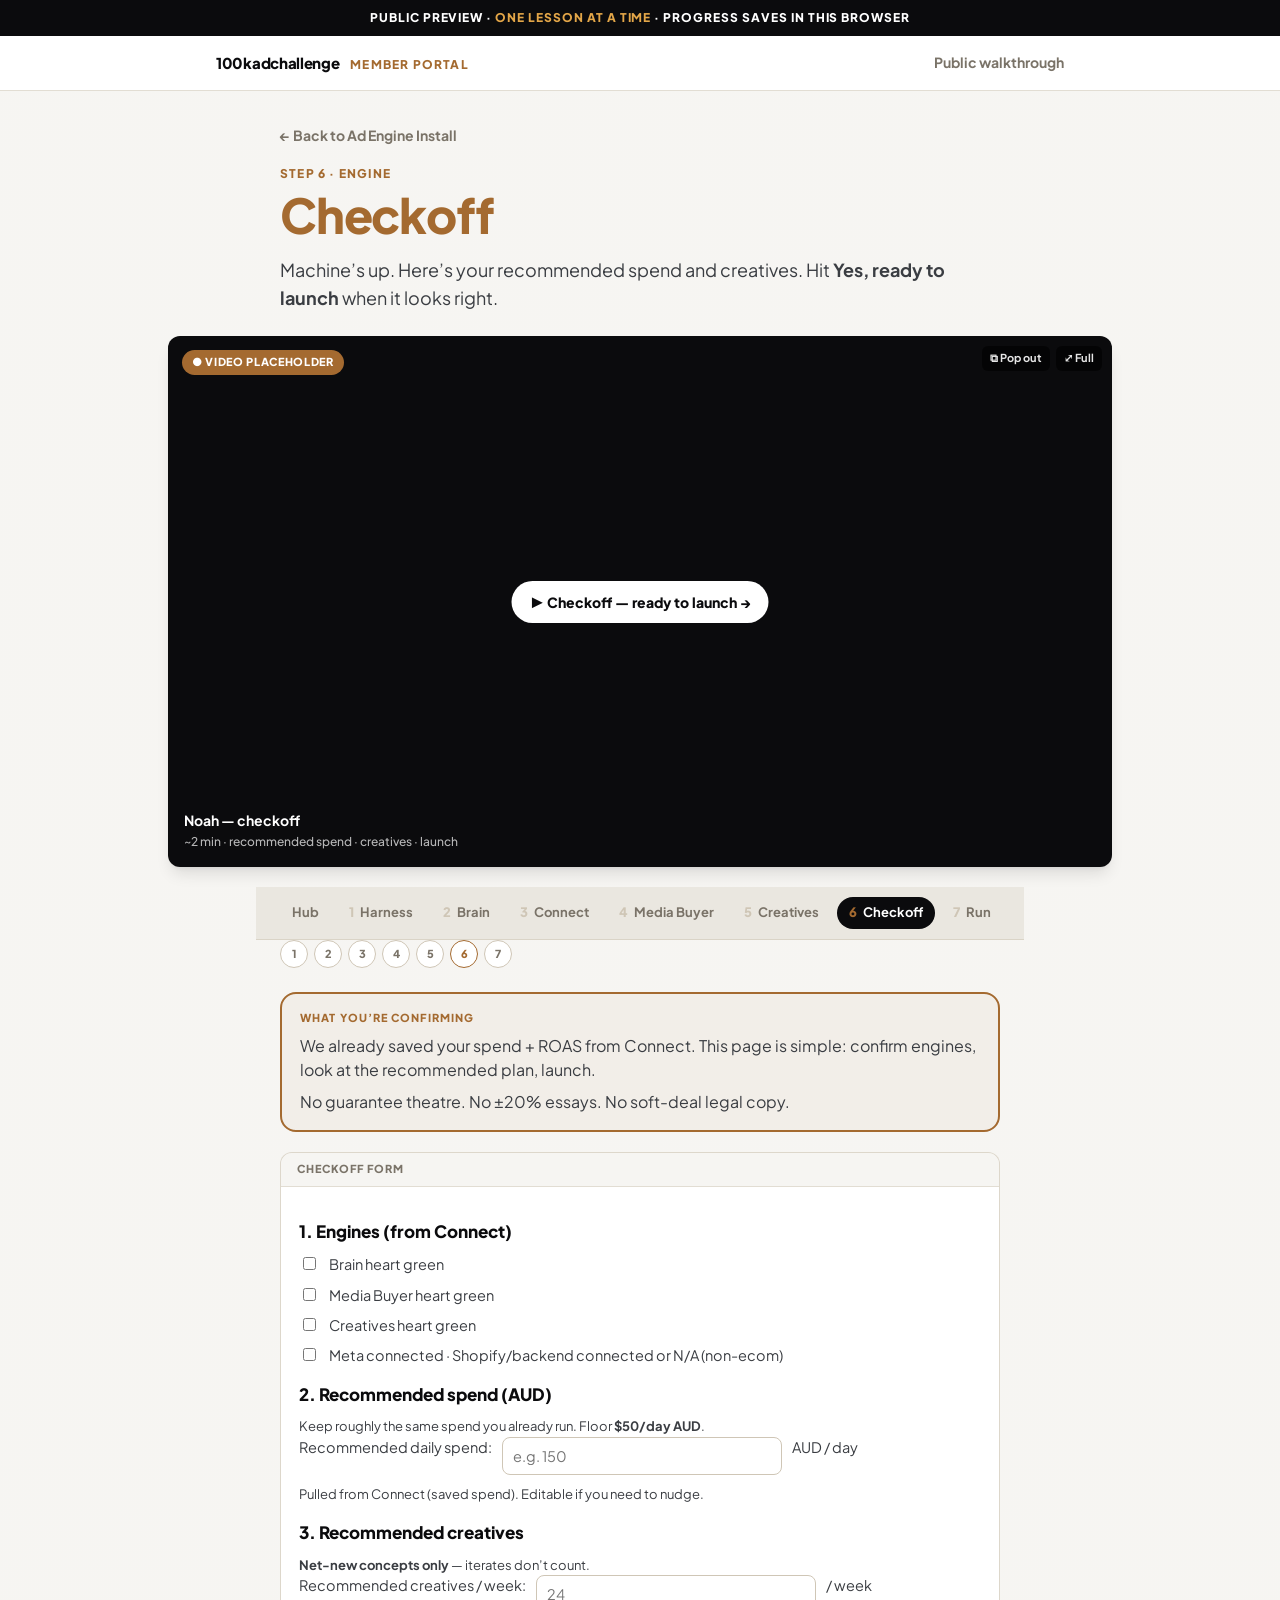
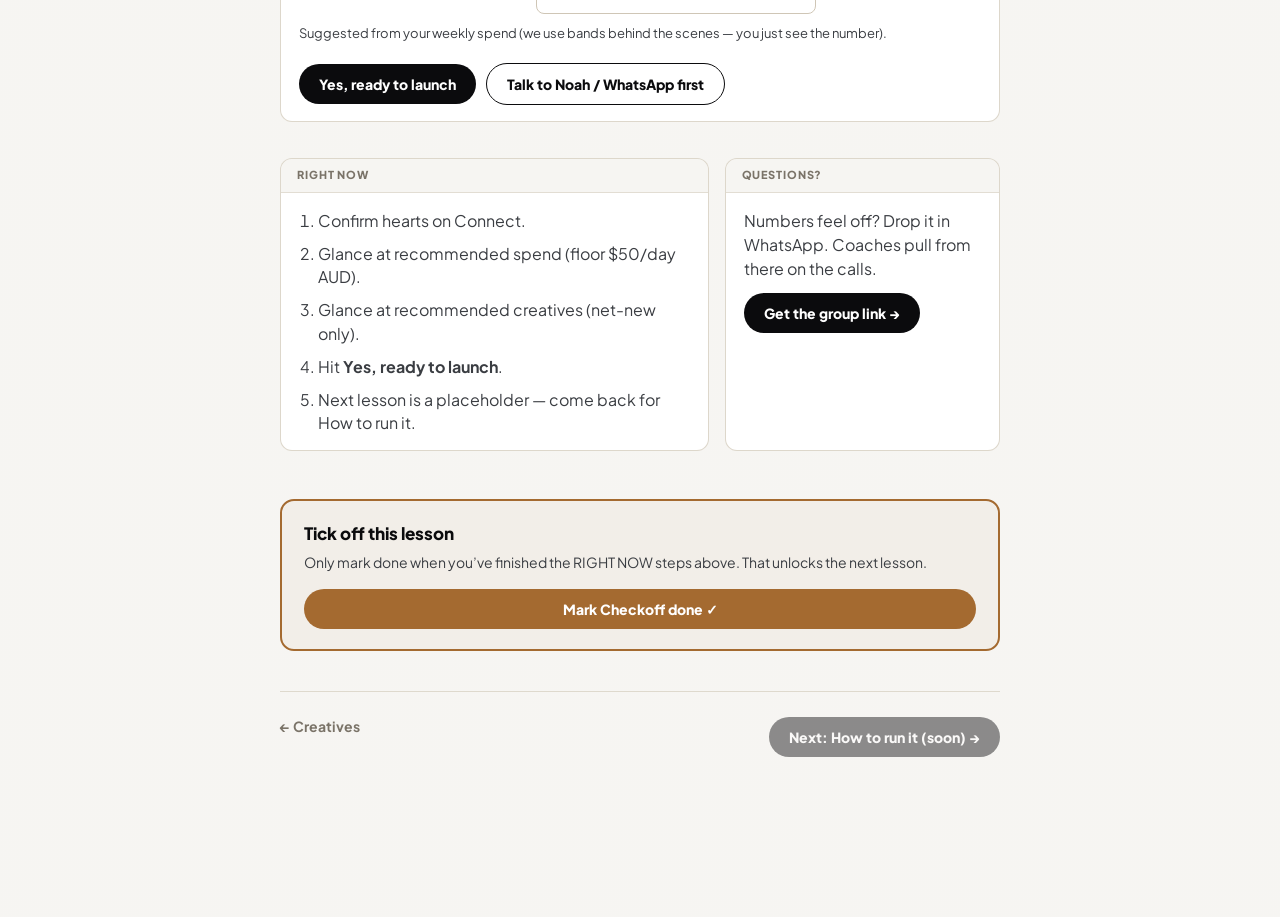
<file: 06-checkoff.html>
<!doctype html>
<html lang="en">
<head>
<meta charset="utf-8"/>
<meta name="viewport" content="width=device-width,initial-scale=1"/>
<title>Checkoff | Ad Engine Install</title>
<link rel="stylesheet" href="portal.css"/>
</head>
<body>
<div class="banner-public">Public preview · <span>one lesson at a time</span> · progress saves in this browser</div>
<header class="site-header"><div class="site-header-inner">
  <div class="logo">100kadchallenge <span>MEMBER PORTAL</span></div>
  <span class="logout">Public walkthrough</span>
</div></header>
<main class="main">

<a class="back" href="index.html">← Back to Ad Engine Install</a>
<p class="day-label">STEP 6 · ENGINE</p>
<h1><span class="accent">Checkoff</span></h1>
<p class="lead">Machine’s up. Here’s your recommended spend and creatives. Hit <strong>Yes, ready to launch</strong> when it looks right.</p>
<div class="video-stage"><div class="player">
  <div class="player-badge">● Video placeholder</div>
  <div class="player-chrome"><span>⧉ Pop out</span><span>⤢ Full</span></div>
  <button class="player-cta" type="button">▶ Checkoff — ready to launch →</button>
  <div class="player-host">Noah — checkoff<small>~2 min · recommended spend · creatives · launch</small></div>
</div></div>
<nav class="step-nav" aria-label="Lesson navigation"><ul>
<li><a data-lesson="hub" href="index.html">Hub</a></li>
<li><a data-lesson="harness" href="01-harness.html"><span class="n">1</span>Harness</a></li>
<li><a data-lesson="brain" href="02-brain.html"><span class="n">2</span>Brain</a></li>
<li><a data-lesson="connect" href="03-connect.html"><span class="n">3</span>Connect</a></li>
<li><a data-lesson="media-buyer" href="04-media-buyer.html"><span class="n">4</span>Media Buyer</a></li>
<li><a data-lesson="creatives" href="05-creatives.html"><span class="n">5</span>Creatives</a></li>
<li><a data-lesson="checkoff" class="active" href="06-checkoff.html"><span class="n">6</span>Checkoff</a></li>
<li><a data-lesson="run" href="07-run.html"><span class="n">7</span>Run</a></li>
</ul></nav>
<div class="progress-bar" data-progress-dots data-current="checkoff"></div>

<div class="callout"><div class="k">What you’re confirming</div>
<p>We already saved your spend + ROAS from Connect. This page is simple: confirm engines, look at the recommended plan, launch.</p>
<p>No guarantee theatre. No ±20% essays. No soft-deal legal copy.</p>
</div>

<div class="card">
  <div class="card-h"><span class="lab">Checkoff form</span></div>
  <div class="card-b">
    <div class="form-block">
      <h3>1. Engines (from Connect)</h3>
      <label class="form-row"><input type="checkbox"/> Brain heart green</label>
      <label class="form-row"><input type="checkbox"/> Media Buyer heart green</label>
      <label class="form-row"><input type="checkbox"/> Creatives heart green</label>
      <label class="form-row"><input type="checkbox"/> Meta connected · Shopify/backend connected or N/A (non-ecom)</label>
    </div>
    <div class="form-block">
      <h3>2. Recommended spend (AUD)</h3>
      <p class="form-hint">Keep roughly the same spend you already run. Floor <strong>$50/day AUD</strong>.</p>
      <label class="form-row">Recommended daily spend: <input type="text" placeholder="e.g. 150"/> AUD / day</label>
      <p class="form-hint">Pulled from Connect (saved spend). Editable if you need to nudge.</p>
    </div>
    <div class="form-block">
      <h3>3. Recommended creatives</h3>
      <p class="form-hint"><strong>Net-new concepts only</strong> — iterates don’t count.</p>
      <label class="form-row">Recommended creatives / week: <input type="number" placeholder="24"/> / week</label>
      <p class="form-hint">Suggested from your weekly spend (we use bands behind the scenes — you just see the number).</p>
    </div>
    <div class="actions">
      <button class="btn" type="button">Yes, ready to launch</button>
      <a class="btn ghost" href="#">Talk to Noah / WhatsApp first</a>
    </div>
  </div>
</div>

<div class="grid2">
  <div class="card"><div class="card-h"><span class="lab">Right now</span></div><div class="card-b"><ol>
    <li>Confirm hearts on Connect.</li>
    <li>Glance at recommended spend (floor $50/day AUD).</li>
    <li>Glance at recommended creatives (net-new only).</li>
    <li>Hit <strong>Yes, ready to launch</strong>.</li>
    <li>Next lesson is a placeholder — come back for How to run it.</li>
  </ol></div></div>
  <div class="card"><div class="card-h"><span class="lab">Questions?</span></div><div class="card-b">
    <p>Numbers feel off? Drop it in WhatsApp. Coaches pull from there on the calls.</p>
    <p style="margin-top:12px"><a class="btn" href="#">Get the group link →</a></p>
  </div></div>
</div>


<div class="checkoff-card">
  <h3>Tick off this lesson</h3>
  <p>Only mark done when you’ve finished the RIGHT NOW steps above. That unlocks the next lesson.</p>
  <button class="btn check" type="button" data-mark-done="checkoff">Mark Checkoff done ✓</button>
</div>

<div class="footer-nav">
  <a class="back" href="05-creatives.html">← Creatives</a>
  <a class="btn" href="07-run.html">Next: How to run it (soon) →</a>
</div>

</main>
<script src="progress.js"></script>
</body>
</html>
</file>
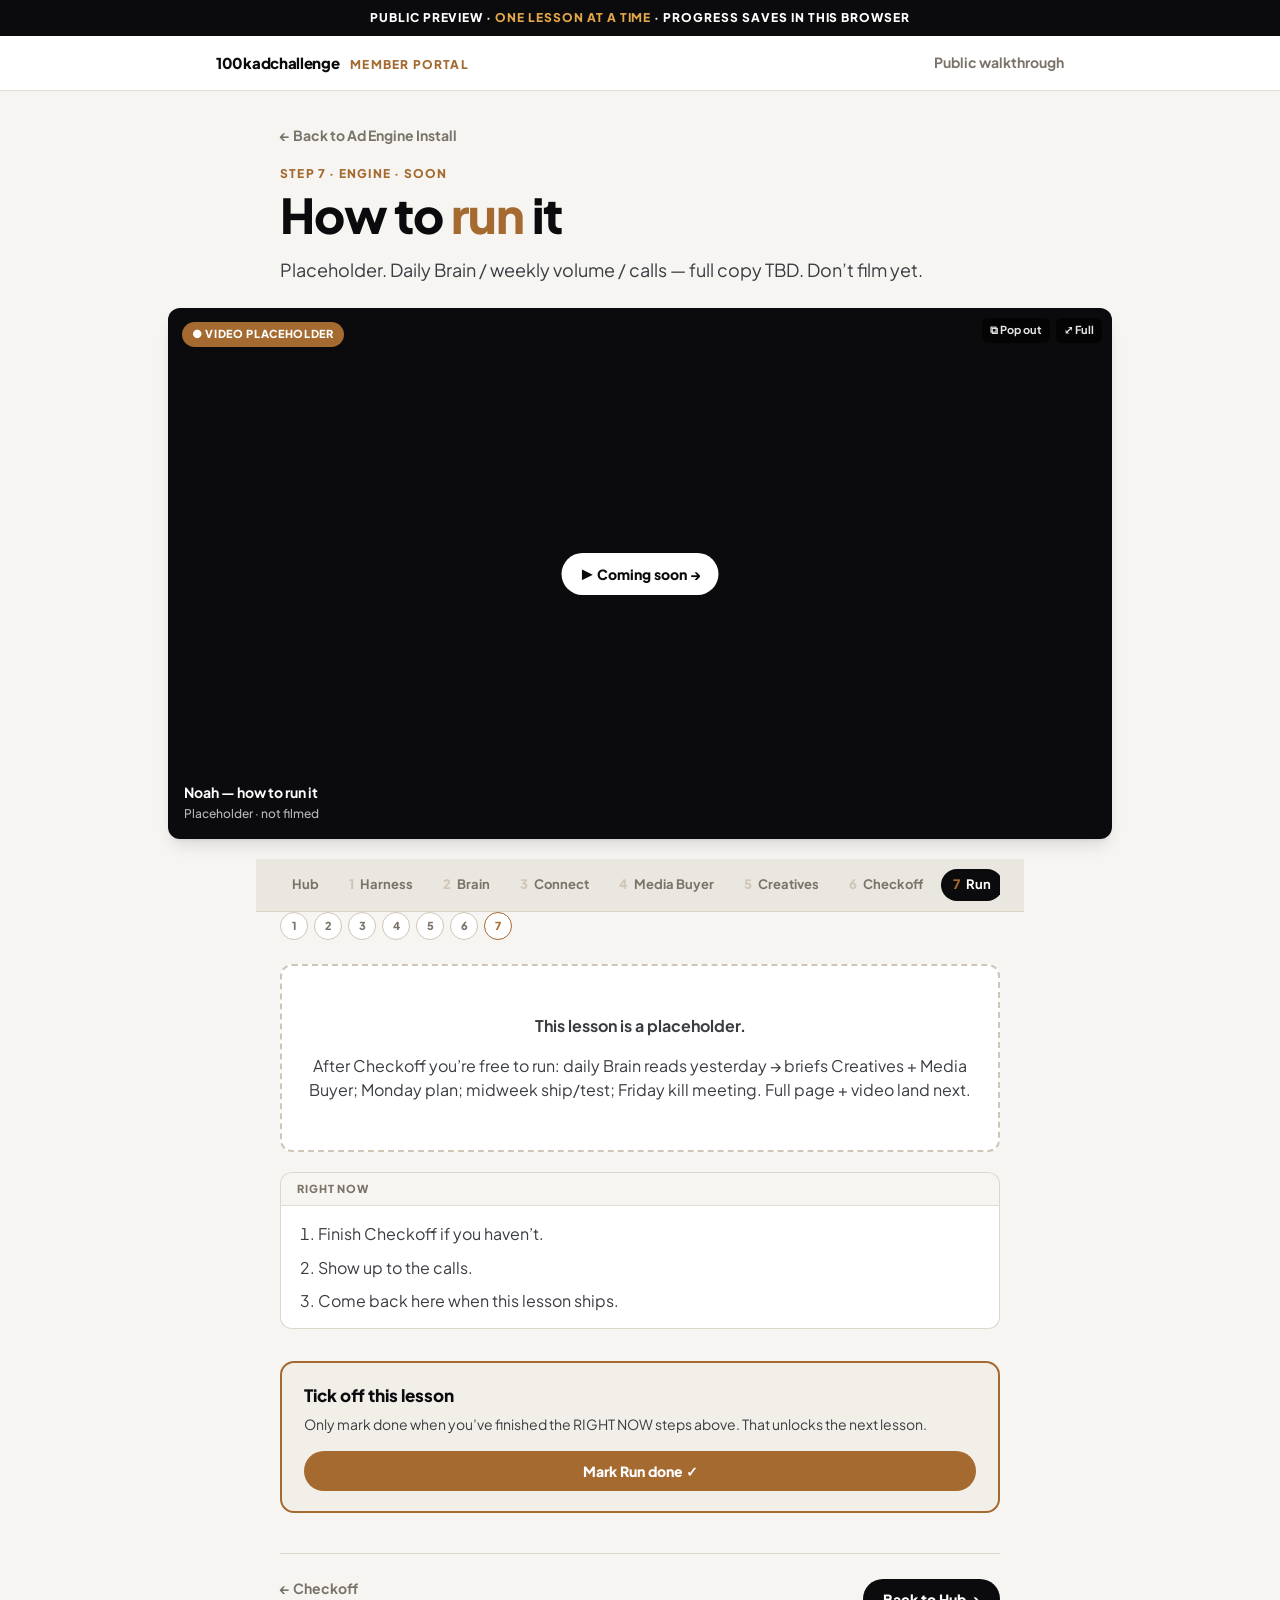
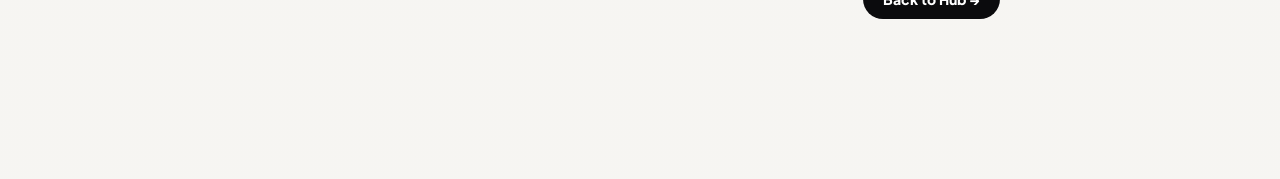
<file: 07-run.html>
<!doctype html>
<html lang="en">
<head>
<meta charset="utf-8"/>
<meta name="viewport" content="width=device-width,initial-scale=1"/>
<title>How to run it | Ad Engine Install</title>
<link rel="stylesheet" href="portal.css"/>
</head>
<body>
<div class="banner-public">Public preview · <span>one lesson at a time</span> · progress saves in this browser</div>
<header class="site-header"><div class="site-header-inner">
  <div class="logo">100kadchallenge <span>MEMBER PORTAL</span></div>
  <span class="logout">Public walkthrough</span>
</div></header>
<main class="main">

<a class="back" href="index.html">← Back to Ad Engine Install</a>
<p class="day-label">STEP 7 · ENGINE · SOON</p>
<h1>How to <span class="accent">run</span> it</h1>
<p class="lead">Placeholder. Daily Brain / weekly volume / calls — full copy TBD. Don’t film yet.</p>
<div class="video-stage"><div class="player">
  <div class="player-badge">● Video placeholder</div>
  <div class="player-chrome"><span>⧉ Pop out</span><span>⤢ Full</span></div>
  <button class="player-cta" type="button">▶ Coming soon →</button>
  <div class="player-host">Noah — how to run it<small>Placeholder · not filmed</small></div>
</div></div>
<nav class="step-nav" aria-label="Lesson navigation"><ul>
<li><a data-lesson="hub" href="index.html">Hub</a></li>
<li><a data-lesson="harness" href="01-harness.html"><span class="n">1</span>Harness</a></li>
<li><a data-lesson="brain" href="02-brain.html"><span class="n">2</span>Brain</a></li>
<li><a data-lesson="connect" href="03-connect.html"><span class="n">3</span>Connect</a></li>
<li><a data-lesson="media-buyer" href="04-media-buyer.html"><span class="n">4</span>Media Buyer</a></li>
<li><a data-lesson="creatives" href="05-creatives.html"><span class="n">5</span>Creatives</a></li>
<li><a data-lesson="checkoff" href="06-checkoff.html"><span class="n">6</span>Checkoff</a></li>
<li><a data-lesson="run" class="active" href="07-run.html"><span class="n">7</span>Run</a></li>
</ul></nav>
<div class="progress-bar" data-progress-dots data-current="run"></div>

<div class="placeholder-box">
  <p><strong>This lesson is a placeholder.</strong></p>
  <p style="margin-top:10px">After Checkoff you’re free to run: daily Brain reads yesterday → briefs Creatives + Media Buyer; Monday plan; midweek ship/test; Friday kill meeting. Full page + video land next.</p>
</div>

<div class="card"><div class="card-h"><span class="lab">Right now</span></div><div class="card-b"><ol>
  <li>Finish Checkoff if you haven’t.</li>
  <li>Show up to the calls.</li>
  <li>Come back here when this lesson ships.</li>
</ol></div></div>


<div class="checkoff-card">
  <h3>Tick off this lesson</h3>
  <p>Only mark done when you’ve finished the RIGHT NOW steps above. That unlocks the next lesson.</p>
  <button class="btn check" type="button" data-mark-done="run">Mark Run done ✓</button>
</div>

<div class="footer-nav">
  <a class="back" href="06-checkoff.html">← Checkoff</a>
  <a class="btn" href="index.html">Back to Hub →</a>
</div>

</main>
<script src="progress.js"></script>
</body>
</html>
</file>
<file: portal.css>
/* Challenge Day tokens — PORTAL_DESIGN_MATCH.md — NOT cream #f6f1ea wash */
@import url('https://fonts.googleapis.com/css2?family=Plus+Jakarta+Sans:wght@400;500;700;800&display=swap');
:root{
  --brand-black:#0b0b0d;
  --brand-slate:#3a3d42;
  --brand-taupe:#7a7368;
  --brand-amber:#a46a30;
  --brand-amber-lit:#e3a648;
  --brand-sand:#cfc6b6;
  --brand-oatmeal:#e9e6df;
  --brand-charcoal:#1c1e22;
  --background:#fff;
  --foreground:#0b0b0d;
  --amber-tint:rgba(164,106,48,.05);
  --oatmeal-40:rgba(233,230,223,.4);
  --oatmeal-95:rgba(233,230,223,.95);
  --sand-60:rgba(207,198,182,.6);
  --sand-70:rgba(207,198,182,.7);
}
*{box-sizing:border-box}
html{scroll-behavior:smooth}
body{
  margin:0;
  font-family:"Plus Jakarta Sans",-apple-system,"Segoe UI",sans-serif;
  background:var(--background);
  background-image:linear-gradient(var(--oatmeal-40),var(--oatmeal-40));
  color:var(--foreground);
  font-size:16px;line-height:1.5;
  min-height:100vh;
}
a{color:inherit;text-decoration:none}
button{font-family:inherit;cursor:pointer}

/* Header */
.site-header{
  background:#fff;
  border-bottom:1px solid var(--sand-60);
  position:sticky;top:0;z-50;
}
.site-header-inner{
  max-width:56rem;margin:0 auto;
  padding:1rem 1.5rem;
  display:flex;align-items:center;justify-content:space-between;
}
.logo{font-weight:800;letter-spacing:-.02em;font-size:15px}
.logo span{display:inline-block;margin-left:.5rem;font-size:12px;font-weight:800;letter-spacing:.1em;text-transform:uppercase;color:var(--brand-amber)}
.logout{font-size:14px;font-weight:700;color:var(--brand-taupe)}
.logout:hover{color:var(--brand-black)}

/* Main column */
.main{
  max-width:48rem;margin:0 auto;
  padding:2rem 1.5rem 10rem;
}
.back{display:inline-block;font-size:14px;font-weight:700;color:var(--brand-taupe);margin-bottom:1.25rem}
.back:hover{color:var(--brand-black)}

.day-label{
  font-size:12px;line-height:16px;font-weight:800;
  letter-spacing:.1em;text-transform:uppercase;color:var(--brand-amber);
  margin:0 0 .5rem;
}
h1{
  font-size:48px;line-height:1.05;font-weight:800;
  letter-spacing:-.025em;margin:0 0 1rem;color:var(--brand-black);
}
h1 .accent{color:var(--brand-amber)}
@media(max-width:640px){h1{font-size:32px}}
.lead{
  font-size:18px;line-height:28px;color:var(--brand-slate);
  margin:0 0 1.5rem;max-width:58ch;
}
h2{
  font-size:27px;line-height:36px;font-weight:800;
  letter-spacing:-.02em;margin:2.5rem 0 1rem;color:var(--brand-black);
}
@media(max-width:640px){h2{font-size:24px}}

/* Video stage — desktop breakout */
.video-stage{
  margin:1.5rem -1rem 0;
  position:relative;
}
@media(min-width:640px){.video-stage{margin-left:-2.5rem;margin-right:-2.5rem}}
@media(min-width:1024px){.video-stage{margin-left:-7rem;margin-right:-7rem}}
.player{
  position:relative;aspect-ratio:16/9;
  background:#0b0b0d;border-radius:12px;overflow:hidden;
  box-shadow:0 10px 15px -3px rgba(0,0,0,.1),0 4px 6px -4px rgba(0,0,0,.1);
  color:#fff;
}
.player-chrome{
  position:absolute;top:10px;right:10px;display:flex;gap:6px;z-index:2;
}
.player-chrome span{
  background:rgba(0,0,0,.55);color:rgba(255,255,255,.9);
  font-size:11px;font-weight:700;padding:4px 8px;border-radius:6px;
  backdrop-filter:blur(6px);
}
.player-badge{
  position:absolute;top:14px;left:14px;z-index:2;
  background:var(--brand-amber);color:#fff;
  font-size:11px;font-weight:800;letter-spacing:.06em;
  padding:4px 10px;border-radius:999px;text-transform:uppercase;
}
.player-cta{
  position:absolute;left:50%;top:50%;transform:translate(-50%,-50%);
  background:#fff;color:var(--brand-black);
  border:0;border-radius:999px;padding:12px 18px;font-weight:800;font-size:14px;
}
.player-host{
  position:absolute;left:16px;bottom:16px;font-size:14px;font-weight:700;z-index:2;
}
.player-host small{display:block;opacity:.7;font-size:12px;font-weight:500;margin-top:2px}

/* Sticky lesson nav — between lessons */
.step-nav{
  
  position:sticky;top:57px;z-index:40;
  margin:1.25rem -1.5rem 0;
  padding:.625rem 1.5rem;
  background:var(--oatmeal-95);
  backdrop-filter:blur(8px);
  border-bottom:1px solid var(--sand-60);
}
.step-nav ul{
  list-style:none;margin:0;padding:0;
  display:flex;gap:6px;overflow-x:auto;
}
.step-nav a{
  display:inline-flex;align-items:baseline;gap:6px;
  white-space:nowrap;border-radius:999px;
  padding:6px 12px;font-size:13px;font-weight:700;
  color:var(--brand-taupe);transition:background .15s,color .15s;
}
.step-nav a:hover{background:#fff;color:var(--brand-black)}
.step-nav a.active{background:var(--brand-black);color:#fff}
.step-nav a.active .n{color:var(--brand-amber)}
.step-nav a .n{color:var(--brand-sand);font-weight:800}

/* Cards / callouts */
.callout{
  border:2px solid var(--brand-amber);
  background:var(--amber-tint);
  border-radius:16px;padding:16px 18px;margin:1.25rem 0;
  overflow:hidden;
}
.callout .k{
  color:var(--brand-amber);font-size:11px;font-weight:800;
  letter-spacing:.1em;text-transform:uppercase;margin-bottom:8px;
}
.callout p{margin:0;color:var(--brand-slate);line-height:1.5}
.callout p + p{margin-top:8px}
.callout strong{color:var(--brand-black)}

.card{
  background:#fff;border:1px solid var(--sand-70);
  border-radius:12px;overflow:hidden;margin:1rem 0;
}
.card-h{
  background:var(--oatmeal-40);
  border-bottom:1px solid rgba(207,198,182,.5);
  padding:8px 16px;display:flex;align-items:center;justify-content:space-between;
}
.card-h .lab{
  font-size:11px;font-weight:800;letter-spacing:.08em;text-transform:uppercase;color:var(--brand-taupe);
}
.card-h .copy-btn{
  background:var(--brand-black);color:#fff;border:0;border-radius:999px;
  font-size:12px;font-weight:800;padding:6px 14px;
}
.card-b{padding:16px 18px}
.card-b ol{margin:0;padding-left:1.2rem}
.card-b li{margin:0 0 10px;line-height:1.45;color:var(--brand-slate)}
.card-b li:last-child{margin-bottom:0}
.card-b p{margin:0;color:var(--brand-slate);line-height:1.5}

.prompt{
  background:var(--brand-charcoal);color:#f5f5f5;
  border-radius:0;padding:16px 18px;
  font-family:ui-monospace,Menlo,monospace;font-size:12.5px;
  white-space:pre-wrap;line-height:1.5;margin:0;
}

.grid2{
  display:grid;grid-template-columns:1.4fr .9fr;gap:16px;margin-top:1.25rem;
}
@media(max-width:800px){.grid2{grid-template-columns:1fr}}

.btn{
  display:inline-flex;align-items:center;justify-content:center;
  background:var(--brand-black);color:#fff;border:0;border-radius:999px;
  font-size:14px;font-weight:800;padding:10px 20px;line-height:20px;
  transition:background .15s;
}
.btn:hover{background:rgba(11,11,13,.85)}
.btn.ghost{background:#fff;color:var(--brand-black);border:1px solid var(--brand-black)}

.status-pill{
  display:inline-flex;align-items:center;
  background:#fff;border:1px solid var(--brand-sand);
  color:var(--brand-taupe);font-size:10px;font-weight:800;
  letter-spacing:.1em;text-transform:uppercase;
  padding:2px 10px;border-radius:999px;
}

.lessons{display:grid;gap:10px;margin-top:8px}
.lesson{
  display:flex;justify-content:space-between;align-items:center;gap:12px;
  background:#fff;border:1px solid var(--sand-70);
  border-radius:12px;padding:14px 16px;
  transition:border-color .15s;
}
.lesson:hover{border-color:var(--brand-black)}
.lesson strong{display:block;font-weight:800;font-size:17px;line-height:1.25}
.lesson em{font-style:normal;color:var(--brand-slate);font-size:13.5px}

.picker{display:grid;gap:10px;margin-top:10px}
.picker .opt{
  border:1px solid var(--sand-70);border-radius:12px;padding:14px 16px;background:#fff;
}
.picker .opt.rec{border:2px solid var(--brand-black)}
.picker .opt strong{display:block;margin-bottom:4px;font-weight:800}
.picker .opt span{color:var(--brand-slate);font-size:14px;line-height:1.4}

.form-block{margin:1rem 0}
.form-block h3{
  font-size:17px;font-weight:800;margin:0 0 10px;color:var(--brand-black);
}
.form-row{margin:0 0 10px;display:flex;align-items:flex-start;gap:10px;color:var(--brand-slate);font-size:14.5px;line-height:1.4}
.form-row input[type=checkbox],.form-row input[type=radio]{margin-top:3px;accent-color:var(--brand-black)}
.form-row input[type=text],.form-row input[type=number]{
  border:1px solid var(--brand-sand);border-radius:8px;padding:8px 10px;
  font:inherit;width:100%;max-width:280px;background:#fff;
}
.form-hint{font-size:13px;color:var(--brand-taupe);margin:4px 0 12px}
.band{display:flex;flex-wrap:wrap;gap:8px;margin:8px 0 12px}
.band span{
  background:#fff;border:1px solid var(--brand-sand);border-radius:999px;
  padding:6px 12px;font-size:13px;font-weight:700;color:var(--brand-slate);
}
.actions{display:flex;flex-wrap:wrap;gap:10px;margin-top:1.25rem;align-items:center}
.footer-nav{
  display:flex;justify-content:space-between;align-items:center;gap:12px;
  margin-top:2.5rem;padding-top:1.5rem;border-top:1px solid var(--sand-60);
}
.muted{color:var(--brand-taupe)}
.coming{
  margin-top:10px;font-size:14px;color:var(--brand-slate);
}
.placeholder-box{
  border:2px dashed var(--brand-sand);border-radius:12px;
  padding:2rem 1.5rem;text-align:center;background:#fff;margin:1.25rem 0;
  color:var(--brand-slate);
}
.connect-field{
  display:flex;gap:8px;flex-wrap:wrap;margin-top:12px;
}
.connect-field input{
  flex:1;min-width:180px;border:1px solid var(--brand-sand);
  border-radius:8px;padding:10px 12px;font:inherit;
}


/* Progress / checkoff */
.progress-bar{display:flex;gap:6px;margin:0 0 1.5rem;flex-wrap:wrap}
.progress-bar .dot{width:28px;height:28px;border-radius:999px;border:1.5px solid var(--brand-sand);display:flex;align-items:center;justify-content:center;font-size:11px;font-weight:800;color:var(--brand-taupe);background:#fff}
.progress-bar .dot.done{background:var(--brand-black);border-color:var(--brand-black);color:var(--brand-amber-lit)}
.progress-bar .dot.current{border-color:var(--brand-amber);color:var(--brand-amber)}
.lesson.done{border-color:var(--brand-black)}
.lesson.done .status-pill{background:var(--brand-black);color:#fff}
.lesson.locked{opacity:.45;pointer-events:none}
.checkoff-card{margin-top:2rem;padding:1.25rem 1.35rem;border:2px solid var(--brand-amber);border-radius:14px;background:var(--amber-tint)}
.checkoff-card h3{margin:0 0 .35rem;font-size:17px;font-weight:800}
.checkoff-card p{margin:0 0 1rem;color:var(--brand-slate);font-size:14px}
.btn.check{background:var(--brand-amber);width:100%;text-align:center}
.btn.check:hover{background:#8a5826}
.btn.check.done{background:var(--brand-black)}
.step-nav a.done .n{color:var(--brand-amber-lit)}
.banner-public{background:var(--brand-black);color:#fff;font-size:12px;font-weight:800;letter-spacing:.08em;text-transform:uppercase;padding:.55rem 1.5rem;text-align:center}
.banner-public span{color:var(--brand-amber-lit)}
</file>
